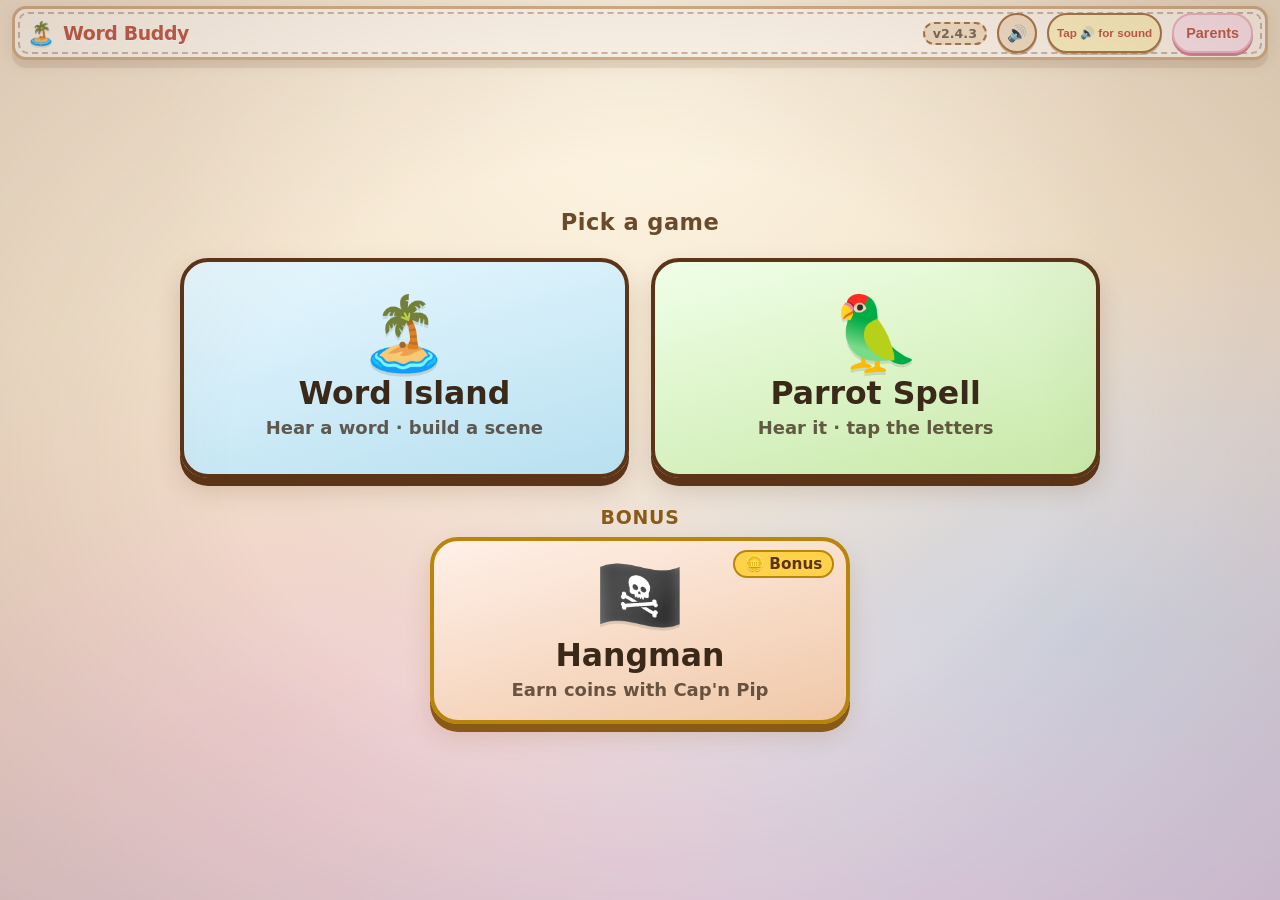
<file: index.html>
<!DOCTYPE html>
<html lang="en">
<head>
  <meta charset="UTF-8" />
  <meta name="viewport" content="width=device-width, initial-scale=1, viewport-fit=cover" />
  <meta name="theme-color" content="#E8886A" />
  <meta name="apple-mobile-web-app-capable" content="yes" />
  <meta name="apple-mobile-web-app-status-bar-style" content="default" />
  <meta name="apple-mobile-web-app-title" content="Word Buddy" />
  <meta name="application-name" content="Word Buddy" />
  <meta name="mobile-web-app-capable" content="yes" />
  <!-- Landscape is primary UX; orientation left free for Safari A2HS -->
  <meta name="description" content="Word Buddy: Word Island and Parrot Spell primary games, Hangman bonus coins. Savvas myView Grade 1 levels. Landscape-first for iPad. Offline PWA." />
  <link rel="manifest" href="manifest.webmanifest" />
  <link rel="icon" type="image/png" sizes="192x192" href="icons/icon-192.png" />
  <link rel="apple-touch-icon" href="icons/icon-192.png" />
  <link rel="stylesheet" href="css/style.css?v=2.4.3" />
  <title>Word Buddy — Word Island, Parrot Spell &amp; Hangman Bonus</title>
  <!-- v2.4.1: runs even when a cached app.js is a truncated 206 and fails to parse.
       Asks a waiting worker to take over, then reloads once so the new shell is used. -->
  <script>
  (function () {
    if (!("serviceWorker" in navigator)) return;
    var had = false;
    try { had = !!navigator.serviceWorker.controller; } catch (e) {}
    var refreshing = false;
    navigator.serviceWorker.addEventListener("controllerchange", function () {
      if (!had || refreshing) return;
      refreshing = true;
      window.location.reload();
    });
    function kick(reg) {
      if (reg && reg.waiting) {
        try { reg.waiting.postMessage({ type: "SKIP_WAITING" }); } catch (e2) {}
      }
    }
    window.addEventListener("load", function () {
      navigator.serviceWorker.register("./sw.js").then(function (reg) {
        kick(reg);
        reg.addEventListener("updatefound", function () {
          var nw = reg.installing;
          if (!nw) return;
          nw.addEventListener("statechange", function () {
            if (nw.state === "installed") kick(reg);
          });
        });
      }).catch(function () {});
    });
  })();
  </script>
</head>
<body>
  <div id="app">
    <header class="top-bar">
      <button type="button" class="brand" id="btn-home" aria-label="Word Buddy home">
        <span class="brand-mark" aria-hidden="true">🏝️</span>
        <h1>Word Buddy</h1>
      </button>
      <div class="top-meta">
        <span class="version" title="App version">v2.4.3</span>
        <button type="button" id="btn-mute" class="mute-btn" aria-pressed="false" aria-label="Mute sound" title="Mute / unmute">🔊</button>
        <button type="button" id="sound-unlock-hint" class="sound-unlock-hint" aria-hidden="false" title="Tap to enable sound">Tap 🔊 for sound</button>
        <button type="button" id="btn-parents" class="linkish" aria-label="Parents: open word list">Parents</button>
      </div>
    </header>


    <!-- HOME MENU -->
    <main id="screen-home" class="screen" aria-label="Choose a game">
      <div class="home-hero">
        <p class="home-tag">Pick a game</p>
        <div class="home-games home-primary">
          <button type="button" id="home-island" class="home-game-card home-island-card">
            <span class="home-game-icon" aria-hidden="true">🏝️</span>
            <span class="home-game-title">Word Island</span>
            <span class="home-game-sub">Hear a word · build a scene</span>
          </button>
          <button type="button" id="home-spell" class="home-game-card home-spell-card">
            <span class="home-game-icon" aria-hidden="true">🦜</span>
            <span class="home-game-title">Parrot Spell</span>
            <span class="home-game-sub">Hear it · tap the letters</span>
          </button>
        </div>
        <div class="home-bonus-wrap">
          <p class="home-bonus-label">Bonus</p>
          <button type="button" id="home-hangman" class="home-game-card hangman-card home-bonus-card">
            <span class="home-bonus-pill" aria-hidden="true">🪙 Bonus</span>
            <span class="home-game-icon" aria-hidden="true">🏴‍☠️</span>
            <span class="home-game-title">Hangman</span>
            <span class="home-game-sub">Earn coins with Cap'n Pip</span>
          </button>
        </div>
      </div>
    </main>

    <!-- LEVEL MAP -->
    <main id="screen-map" class="screen hidden" aria-label="Level map">
      <div class="map-toolbar">
        <button type="button" id="map-back-home" class="btn secondary">← Games</button>
        <h2 id="map-title" class="map-title">Pick a week</h2>
        <button type="button" id="map-custom" class="btn secondary small hidden">My words</button>
      </div>
      <div id="level-map" class="level-map" role="list"></div>
    </main>

    <!-- PLAY SCREEN (Hangman) -->
    <main id="screen-play" class="screen hidden" aria-live="polite">
      <div class="game-nav">
        <button type="button" id="hangman-back" class="btn secondary small">← Weeks</button>
        <span id="hangman-level-label" class="game-level-label"></span>
        <span id="hangman-bonus-badge" class="hangman-bonus-badge hidden" aria-live="polite">🪙 0</span>
      </div>
      <div id="confetti-layer" class="confetti-layer" aria-hidden="true"></div>
      <div id="ship-layer" class="ship-layer" aria-hidden="true">
        <div class="pirate-ship" aria-hidden="true">
          <svg class="pirate-ship-svg" viewBox="0 0 560 300" role="img" aria-label="Craft pirate galleon with Cap'n Pip">
            <defs>
              <linearGradient id="shipHullGrad" x1="0" y1="0" x2="0" y2="1">
                <stop offset="0%" stop-color="#E8C090"/>
                <stop offset="40%" stop-color="#C49050"/>
                <stop offset="100%" stop-color="#7A4820"/>
              </linearGradient>
              <linearGradient id="shipHullDark" x1="0" y1="0" x2="0" y2="1">
                <stop offset="0%" stop-color="#C49050"/>
                <stop offset="100%" stop-color="#5C3418"/>
              </linearGradient>
              <linearGradient id="sailFelt" x1="0" y1="0" x2="1" y2="1">
                <stop offset="0%" stop-color="#FFF8EE"/>
                <stop offset="100%" stop-color="#E8D4B8"/>
              </linearGradient>
              <linearGradient id="sailFeltWarm" x1="0" y1="0" x2="0" y2="1">
                <stop offset="0%" stop-color="#FFFCF5"/>
                <stop offset="100%" stop-color="#F0DCC0"/>
              </linearGradient>
              <linearGradient id="flagFelt" x1="0" y1="0" x2="1" y2="0">
                <stop offset="0%" stop-color="#E07060"/>
                <stop offset="100%" stop-color="#C45C4A"/>
              </linearGradient>
              <linearGradient id="deckFelt" x1="0" y1="0" x2="0" y2="1">
                <stop offset="0%" stop-color="#E0B878"/>
                <stop offset="100%" stop-color="#B88848"/>
              </linearGradient>
              <pattern id="shipCork" width="10" height="10" patternUnits="userSpaceOnUse">
                <circle cx="2" cy="3" r="1" fill="#A87848" opacity="0.35"/>
                <circle cx="7" cy="7" r="0.8" fill="#8B5A2B" opacity="0.25"/>
              </pattern>
              <radialGradient id="muzzleFlashGrad" cx="50%" cy="50%" r="50%">
                <stop offset="0%" stop-color="#FFF8C0" stop-opacity="1"/>
                <stop offset="45%" stop-color="#FFB040" stop-opacity="0.9"/>
                <stop offset="100%" stop-color="#E07040" stop-opacity="0"/>
              </radialGradient>
            </defs>

            <!-- soft water wake -->
            <ellipse class="ship-wake" cx="270" cy="268" rx="200" ry="16" fill="#A8E0F0" opacity="0.35"/>
            <path d="M50 262 Q160 248 270 262 T490 258" fill="none" stroke="#E8F8FF" stroke-width="3.5" stroke-dasharray="9 5" opacity="0.55"/>
            <path d="M80 272 Q200 266 300 274 T470 270" fill="none" stroke="#B8E8F5" stroke-width="2.5" stroke-dasharray="6 4" opacity="0.4"/>

            <!-- ===== HULL (classic multi-deck galleon, craft style) ===== -->
            <g class="ship-hull">
              <!-- lower hull belly -->
              <path d="M48 200
                       Q56 168 118 158
                       L420 152
                       Q500 156 528 188
                       Q520 210 500 228
                       Q420 252 270 258
                       Q120 252 56 228
                       Q44 216 48 200 Z"
                    fill="url(#shipHullGrad)" stroke="#5C3418" stroke-width="4"/>
              <path d="M48 200
                       Q56 168 118 158
                       L420 152
                       Q500 156 528 188
                       Q520 210 500 228
                       Q420 252 270 258
                       Q120 252 56 228
                       Q44 216 48 200 Z"
                    fill="url(#shipCork)" opacity="0.4"/>
              <!-- keel stripe -->
              <path d="M70 230 Q270 248 500 220" fill="none" stroke="#5C3418" stroke-width="3" opacity="0.45"/>

              <!-- mid deck / gun deck band -->
              <path d="M78 178 L455 170 Q478 172 490 186 L490 198 Q400 210 270 214 Q140 210 72 198 Z"
                    fill="url(#deckFelt)" stroke="#6B4226" stroke-width="2.5"/>
              <path d="M90 186 L470 178" fill="none" stroke="#8B5A2B" stroke-width="1.5" stroke-dasharray="5 3" opacity="0.5"/>

              <!-- forecastle (bow castle) -->
              <path d="M400 138 L500 142 L512 168 L400 168 Z"
                    fill="#D4A060" stroke="#6B4226" stroke-width="3"/>
              <path d="M400 138 L500 142 L512 168 L400 168 Z" fill="url(#shipCork)" opacity="0.3"/>
              <rect x="418" y="148" width="18" height="14" rx="3" fill="#8EC5E8" stroke="#5A90B0" stroke-width="2"/>
              <rect x="448" y="148" width="18" height="14" rx="3" fill="#8EC5E8" stroke="#5A90B0" stroke-width="2"/>
              <!-- bowsprit tip -->
              <path d="M512 155 L548 148 L512 162 Z" fill="#C49050" stroke="#6B4226" stroke-width="2"/>

              <!-- stern castle (aft) -->
              <path d="M55 130 L145 128 L152 178 L48 182 Q42 156 55 130 Z"
                    fill="#D4A060" stroke="#6B4226" stroke-width="3"/>
              <path d="M55 130 L145 128 L152 178 L48 182 Q42 156 55 130 Z" fill="url(#shipCork)" opacity="0.3"/>
              <!-- ornate stern windows (felt) -->
              <rect x="68" y="142" width="20" height="16" rx="3" fill="#8EC5E8" stroke="#5A90B0" stroke-width="2"/>
              <rect x="96" y="140" width="22" height="18" rx="3" fill="#8EC5E8" stroke="#5A90B0" stroke-width="2"/>
              <rect x="124" y="142" width="16" height="14" rx="3" fill="#8EC5E8" stroke="#5A90B0" stroke-width="2"/>
              <!-- gallery rail -->
              <path d="M58 132 L140 130" fill="none" stroke="#8B5A2B" stroke-width="2.5"/>
              <path d="M62 126 L62 132 M90 124 L90 131 M118 125 L118 131" stroke="#C49050" stroke-width="3" stroke-linecap="round"/>

              <!-- main cabin midships -->
              <rect x="210" y="132" width="100" height="42" rx="6" fill="#F4B07A" stroke="#C45C4A" stroke-width="3"/>
              <rect x="210" y="132" width="100" height="42" rx="6" fill="none" stroke="#E8886A" stroke-width="1.5" stroke-dasharray="3 2" opacity="0.55"/>
              <rect x="224" y="142" width="24" height="18" rx="3" fill="#8EC5E8" stroke="#5A90B0" stroke-width="2"/>
              <rect x="272" y="142" width="24" height="18" rx="3" fill="#8EC5E8" stroke="#5A90B0" stroke-width="2"/>

              <!-- gunwale rail stitch -->
              <path d="M70 168 Q180 158 300 160 T490 168" fill="none" stroke="#8B5A2B" stroke-width="2.5" stroke-dasharray="6 3" opacity="0.55"/>

              <!-- button portholes along hull -->
              <g class="ship-ports">
                <circle cx="175" cy="198" r="9" fill="#8EC5E8" stroke="#5A90B0" stroke-width="2.5"/>
                <circle cx="175" cy="198" r="3.5" fill="#FFF8EE" opacity="0.55"/>
                <circle cx="230" cy="200" r="9" fill="#8EC5E8" stroke="#5A90B0" stroke-width="2.5"/>
                <circle cx="230" cy="200" r="3.5" fill="#FFF8EE" opacity="0.55"/>
                <circle cx="285" cy="200" r="9" fill="#8EC5E8" stroke="#5A90B0" stroke-width="2.5"/>
                <circle cx="285" cy="200" r="3.5" fill="#FFF8EE" opacity="0.55"/>
                <circle cx="340" cy="198" r="9" fill="#8EC5E8" stroke="#5A90B0" stroke-width="2.5"/>
                <circle cx="340" cy="198" r="3.5" fill="#FFF8EE" opacity="0.55"/>
                <circle cx="395" cy="195" r="9" fill="#8EC5E8" stroke="#5A90B0" stroke-width="2.5"/>
                <circle cx="395" cy="195" r="3.5" fill="#FFF8EE" opacity="0.55"/>
              </g>

              <!-- ===== CANNONS (port broadside, craft barrels) ===== -->
              <g class="ship-cannons" aria-hidden="true">
                <!-- cannon 1 (aft) -->
                <g class="ship-cannon" transform="translate(165,188)">
                  <rect x="-6" y="-7" width="28" height="12" rx="3" fill="#4A4A58" stroke="#2A2A38" stroke-width="2"/>
                  <circle cx="-8" cy="-1" r="7" fill="#3A3A48" stroke="#1A1A28" stroke-width="1.5"/>
                  <rect x="18" y="-4" width="10" height="6" rx="1.5" fill="#2A2A38"/>
                  <circle class="cannon-flash cannon-flash-1" cx="-22" cy="-1" r="14" fill="url(#muzzleFlashGrad)"/>
                  <g class="cannon-smoke cannon-smoke-1">
                    <circle cx="-28" cy="-10" r="7" fill="#D8D0C8" opacity="0.55"/>
                    <circle cx="-38" cy="-18" r="5" fill="#E8E0D8" opacity="0.4"/>
                    <circle cx="-46" cy="-8" r="4" fill="#C8C0B8" opacity="0.35"/>
                  </g>
                  <circle class="cannon-ball cannon-ball-1" cx="-18" cy="-1" r="4.5" fill="#5A4A3A" stroke="#3A2A20" stroke-width="1"/>
                </g>
                <!-- cannon 2 (mid) -->
                <g class="ship-cannon" transform="translate(275,190)">
                  <rect x="-6" y="-7" width="28" height="12" rx="3" fill="#4A4A58" stroke="#2A2A38" stroke-width="2"/>
                  <circle cx="-8" cy="-1" r="7" fill="#3A3A48" stroke="#1A1A28" stroke-width="1.5"/>
                  <rect x="18" y="-4" width="10" height="6" rx="1.5" fill="#2A2A38"/>
                  <circle class="cannon-flash cannon-flash-2" cx="-22" cy="-1" r="14" fill="url(#muzzleFlashGrad)"/>
                  <g class="cannon-smoke cannon-smoke-2">
                    <circle cx="-28" cy="-10" r="7" fill="#D8D0C8" opacity="0.55"/>
                    <circle cx="-38" cy="-18" r="5" fill="#E8E0D8" opacity="0.4"/>
                    <circle cx="-46" cy="-8" r="4" fill="#C8C0B8" opacity="0.35"/>
                  </g>
                  <circle class="cannon-ball cannon-ball-2" cx="-18" cy="-1" r="4.5" fill="#5A4A3A" stroke="#3A2A20" stroke-width="1"/>
                </g>
                <!-- cannon 3 (fore) -->
                <g class="ship-cannon" transform="translate(385,186)">
                  <rect x="-6" y="-7" width="28" height="12" rx="3" fill="#4A4A58" stroke="#2A2A38" stroke-width="2"/>
                  <circle cx="-8" cy="-1" r="7" fill="#3A3A48" stroke="#1A1A28" stroke-width="1.5"/>
                  <rect x="18" y="-4" width="10" height="6" rx="1.5" fill="#2A2A38"/>
                  <circle class="cannon-flash cannon-flash-3" cx="-22" cy="-1" r="14" fill="url(#muzzleFlashGrad)"/>
                  <g class="cannon-smoke cannon-smoke-3">
                    <circle cx="-28" cy="-10" r="7" fill="#D8D0C8" opacity="0.55"/>
                    <circle cx="-38" cy="-18" r="5" fill="#E8E0D8" opacity="0.4"/>
                    <circle cx="-46" cy="-8" r="4" fill="#C8C0B8" opacity="0.35"/>
                  </g>
                  <circle class="cannon-ball cannon-ball-3" cx="-18" cy="-1" r="4.5" fill="#5A4A3A" stroke="#3A2A20" stroke-width="1"/>
                </g>
              </g>
            </g>

            <!-- ===== MASTS + SAILS + RIGGING (3-mast tall ship) ===== -->
            <g class="ship-rig">
              <!-- mizzen (aft) -->
              <rect x="118" y="18" width="7" height="120" rx="2.5" fill="#C49050" stroke="#6B4226" stroke-width="2"/>
              <!-- main -->
              <rect x="248" y="2" width="8" height="140" rx="3" fill="#C49050" stroke="#6B4226" stroke-width="2"/>
              <!-- fore -->
              <rect x="378" y="14" width="7" height="128" rx="2.5" fill="#C49050" stroke="#6B4226" stroke-width="2"/>

              <!-- yards (crossbeams) -->
              <rect x="78" y="36" width="88" height="5" rx="2" fill="#B88848" stroke="#6B4226" stroke-width="1.5"/>
              <rect x="88" y="78" width="72" height="4" rx="2" fill="#B88848" stroke="#6B4226" stroke-width="1.2"/>
              <rect x="198" y="18" width="110" height="6" rx="2" fill="#B88848" stroke="#6B4226" stroke-width="1.5"/>
              <rect x="208" y="58" width="96" height="5" rx="2" fill="#B88848" stroke="#6B4226" stroke-width="1.2"/>
              <rect x="218" y="98" width="80" height="4" rx="2" fill="#B88848" stroke="#6B4226" stroke-width="1.2"/>
              <rect x="338" y="30" width="90" height="5" rx="2" fill="#B88848" stroke="#6B4226" stroke-width="1.5"/>
              <rect x="348" y="72" width="76" height="4" rx="2" fill="#B88848" stroke="#6B4226" stroke-width="1.2"/>

              <!-- mizzen sails -->
              <path d="M125 42 L125 100 L185 88 L185 48 Z" fill="url(#sailFelt)" stroke="#C49A5C" stroke-width="2.5"/>
              <path d="M130 52 L178 58 M130 70 L176 74 M130 88 L174 90" fill="none" stroke="#D4B08A" stroke-width="1.4" stroke-dasharray="4 3" opacity="0.7"/>
              <path d="M125 84 L125 118 L168 108 L168 90 Z" fill="url(#sailFeltWarm)" stroke="#C49A5C" stroke-width="2"/>

              <!-- main sails (biggest) -->
              <path d="M256 24 L256 110 L338 92 L338 36 Z" fill="url(#sailFelt)" stroke="#C49A5C" stroke-width="3"/>
              <path d="M262 36 L328 44 M262 58 L326 64 M262 80 L324 84 M262 98 L320 100" fill="none" stroke="#D4B08A" stroke-width="1.5" stroke-dasharray="4 3" opacity="0.7"/>
              <path d="M256 64 L256 120 L320 108 L320 72 Z" fill="url(#sailFeltWarm)" stroke="#C49A5C" stroke-width="2.5"/>
              <path d="M256 105 L256 138 L300 128 L300 112 Z" fill="url(#sailFelt)" stroke="#C49A5C" stroke-width="2"/>

              <!-- fore sails -->
              <path d="M385 36 L385 105 L448 90 L448 44 Z" fill="url(#sailFelt)" stroke="#C49A5C" stroke-width="2.5"/>
              <path d="M390 48 L440 54 M390 68 L438 72 M390 88 L434 90" fill="none" stroke="#D4B08A" stroke-width="1.4" stroke-dasharray="4 3" opacity="0.7"/>
              <path d="M385 78 L385 120 L430 110 L430 86 Z" fill="url(#sailFeltWarm)" stroke="#C49A5C" stroke-width="2"/>

              <!-- staysail / jib toward bowsprit -->
              <path d="M385 48 L520 145 L385 130 Z" fill="url(#sailFelt)" stroke="#C49A5C" stroke-width="2" opacity="0.92"/>
              <path d="M395 70 L480 130 M400 95 L455 128" fill="none" stroke="#D4B08A" stroke-width="1.2" stroke-dasharray="3 2" opacity="0.55"/>

              <!-- yarn / twine rigging -->
              <g class="ship-rigging" fill="none" stroke="#C4A070" stroke-width="1.8" opacity="0.8">
                <path d="M121 20 L90 40 M121 20 L160 40"/>
                <path d="M121 40 L88 80 M121 40 L162 78"/>
                <path d="M252 6 L200 22 M252 6 L308 22"/>
                <path d="M252 22 L205 60 M252 22 L305 58"/>
                <path d="M252 60 L215 100 M252 60 L295 98"/>
                <path d="M381 16 L345 34 M381 16 L420 34"/>
                <path d="M381 34 L350 74 M381 34 L422 72"/>
                <!-- shrouds to hull -->
                <path d="M122 130 L95 168 M122 130 L148 168"/>
                <path d="M252 140 L220 170 M252 140 L285 170"/>
                <path d="M381 135 L355 165 M381 135 L410 165"/>
                <!-- stay lines between masts -->
                <path d="M125 30 L252 12 M252 20 L385 24" stroke-dasharray="5 3"/>
              </g>

              <!-- kid-safe craft flag (smiley skull — original, not IP) -->
              <g class="ship-flag" transform="translate(252,0)">
                <path d="M4 8 L4 -2 L68 10 L4 22 Z" fill="url(#flagFelt)" stroke="#8B3A30" stroke-width="2"/>
                <circle cx="28" cy="10" r="6" fill="#FFF8EE"/>
                <circle cx="42" cy="10" r="6" fill="#FFF8EE"/>
                <circle cx="28" cy="10" r="2.2" fill="#3A3A48"/>
                <circle cx="42" cy="10" r="2.2" fill="#3A3A48"/>
                <path d="M30 16 Q35 20 40 16" fill="none" stroke="#FFF8EE" stroke-width="2" stroke-linecap="round"/>
                <path d="M22 14 L48 18 M48 14 L22 18" stroke="#FFF8EE" stroke-width="2" stroke-linecap="round"/>
              </g>
            </g>

            <!-- craft crow on main mast -->
            <g transform="translate(240,0)">
              <ellipse cx="8" cy="6" rx="7" ry="5" fill="#5A7088" stroke="#3A4858" stroke-width="1.5"/>
              <path d="M2 4 Q-4 -2 2 2" fill="#5A7088"/>
              <circle cx="11" cy="5" r="1.2" fill="#FFE08A"/>
            </g>

            <!-- ===== CAP'N PIP on deck (celebrating) ===== -->
            <g class="ship-pip" transform="translate(330,100) scale(0.95)" aria-hidden="true">
              <g class="ship-pip-bounce">
              <!-- legs + boots -->
              <path d="M-10 52 L-12 72" fill="none" stroke="#5A8AD0" stroke-width="8" stroke-linecap="round"/>
              <path d="M10 52 L12 72" fill="none" stroke="#5A8AD0" stroke-width="8" stroke-linecap="round"/>
              <path d="M-22 70 L-2 70 L-1 80 L-23 80 Z" fill="#3A3A48" stroke="#1A1A28" stroke-width="1.2"/>
              <path d="M2 70 L22 70 L23 80 L1 80 Z" fill="#3A3A48" stroke="#1A1A28" stroke-width="1.2"/>
              <!-- body: striped shirt + red coat -->
              <path d="M-16 18 L16 18 L20 54 L-20 54 Z" fill="#F8F4FF" stroke="#5A8AD0" stroke-width="2"/>
              <line x1="-15" y1="26" x2="15" y2="26" stroke="#5A8AD0" stroke-width="3.5"/>
              <line x1="-16" y1="34" x2="16" y2="34" stroke="#5A8AD0" stroke-width="3.5"/>
              <line x1="-17" y1="42" x2="17" y2="42" stroke="#5A8AD0" stroke-width="3.5"/>
              <line x1="-18" y1="50" x2="18" y2="50" stroke="#5A8AD0" stroke-width="3.5"/>
              <path d="M-20 16 L0 20 L20 16 L24 46 L14 54 L-14 54 L-24 46 Z" fill="#D05048" fill-opacity="0.95" stroke="#8B2E28" stroke-width="2"/>
              <circle cx="-4" cy="30" r="3" fill="#F0D060" stroke="#C4A020" stroke-width="1"/>
              <circle cx="4" cy="30" r="3" fill="#F0D060" stroke="#C4A020" stroke-width="1"/>
              <circle cx="-4" cy="40" r="3" fill="#F0D060" stroke="#C4A020" stroke-width="1"/>
              <circle cx="4" cy="40" r="3" fill="#F0D060" stroke="#C4A020" stroke-width="1"/>
              <!-- arms raised celebrate -->
              <g class="ship-pip-arms">
                <path d="M-18 22 Q-34 6 -40 -8" fill="none" stroke="#F0C898" stroke-width="7" stroke-linecap="round"/>
                <circle cx="-41" cy="-10" r="5.5" fill="#F0C898" stroke="#C48858" stroke-width="1.5"/>
                <path d="M18 22 Q34 4 42 -10" fill="none" stroke="#F0C898" stroke-width="7" stroke-linecap="round"/>
                <circle cx="43" cy="-12" r="5.5" fill="#F0C898" stroke="#C48858" stroke-width="1.5"/>
              </g>
              <!-- head -->
              <circle cx="0" cy="-6" r="20" fill="#F0C898" stroke="#C48858" stroke-width="2.5"/>
              <ellipse cx="0" cy="-2" rx="14" ry="12" fill="#F8D8B0" opacity="0.4"/>
              <!-- bandana + hat -->
              <path d="M-18 -14 Q0 -30 18 -14 L18 -4 Q0 -18 -18 -4 Z" fill="#E07060" stroke="#B04840" stroke-width="1.5"/>
              <ellipse cx="0" cy="-22" rx="23" ry="7" fill="#3A3A48" stroke="#1A1A28" stroke-width="1.5"/>
              <path d="M-16 -22 Q-14 -40 0 -42 Q14 -40 16 -22 Z" fill="#3A3A48" stroke="#1A1A28" stroke-width="1.5"/>
              <circle cx="0" cy="-32" r="5.5" fill="#FFF8E8" stroke="#C4B898" stroke-width="1"/>
              <circle cx="-2" cy="-33" r="1.2" fill="#3A3A48"/>
              <circle cx="2" cy="-33" r="1.2" fill="#3A3A48"/>
              <path d="M-6 -27 L6 -24 M6 -27 L-6 -24" stroke="#FFF8E8" stroke-width="1.6" stroke-linecap="round"/>
              <!-- yarn knot -->
              <circle cx="18" cy="-8" r="4.5" fill="#C45048" stroke="#903830" stroke-width="1"/>
              <path d="M20 -9 L28 -16 M20 -6 L30 -2" stroke="#C45048" stroke-width="3" stroke-linecap="round"/>
              <!-- eye + patch + smile -->
              <circle cx="-7" cy="-4" r="4" fill="#FFF8E8" stroke="#5A4A3A" stroke-width="1.5"/>
              <circle cx="-7" cy="-4" r="2" fill="#3A4A5A"/>
              <circle cx="-6" cy="-5" r="0.8" fill="#fff" opacity="0.8"/>
              <ellipse cx="8" cy="-4" rx="5.5" ry="4.5" fill="#2A2A38" stroke="#1A1A28" stroke-width="1"/>
              <path d="M-16 -10 Q0 -16 16 -10" fill="none" stroke="#2A2A38" stroke-width="2.2" stroke-linecap="round"/>
              <path d="M-8 6 Q0 16 10 6" fill="none" stroke="#8B5A3A" stroke-width="2" stroke-linecap="round" stroke-dasharray="2.5 1.5"/>
              <circle cx="-14" cy="2" r="3" fill="#F4A090" opacity="0.5"/>
              <circle cx="14" cy="2" r="3" fill="#F4A090" opacity="0.5"/>
              <!-- tiny sparkle celebrate -->
              <g class="ship-pip-sparkles">
                <path d="M-48 -18 l2 5 5 2 -5 2 -2 5 -2 -5 -5 -2 5 -2 z" fill="#FFE08A" opacity="0.9"/>
                <path d="M48 -22 l1.5 4 4 1.5 -4 1.5 -1.5 4 -1.5 -4 -4 -1.5 4 -1.5 z" fill="#FFD93D" opacity="0.85"/>
              </g>
              </g>
            </g>

          </svg>
        </div>
      </div>

      <div class="play-layout">
      <section class="stage beach-stage" aria-label="Craft beach pirate buddy stage">
        <div class="beach-frame">
          <svg id="hangman" viewBox="0 0 360 280" role="img" aria-labelledby="hangman-title">
            <title id="hangman-title">Craft-world pirate buddy hanging from a cartoon noose under a big cardboard gallows</title>
            <defs>
              <!-- Felt sky -->
              <linearGradient id="skyGrad" x1="0" y1="0" x2="0" y2="1">
                <stop offset="0%" stop-color="#C8E4F5"/>
                <stop offset="55%" stop-color="#D8ECF8"/>
                <stop offset="100%" stop-color="#E8F4FA"/>
              </linearGradient>
              <!-- Fabric water -->
              <linearGradient id="waterGrad" x1="0" y1="0" x2="0" y2="1">
                <stop offset="0%" stop-color="#6EC4D8"/>
                <stop offset="100%" stop-color="#4AA8C0"/>
              </linearGradient>
              <!-- Cork / felt sand -->
              <linearGradient id="sandGrad" x1="0" y1="0" x2="0" y2="1">
                <stop offset="0%" stop-color="#F0D8A8"/>
                <stop offset="100%" stop-color="#D8B878"/>
              </linearGradient>
              <!-- Cardboard wood -->
              <linearGradient id="woodGrad" x1="0" y1="0" x2="1" y2="1">
                <stop offset="0%" stop-color="#E0B878"/>
                <stop offset="50%" stop-color="#C49050"/>
                <stop offset="100%" stop-color="#A87038"/>
              </linearGradient>
              <linearGradient id="plankGrad" x1="0" y1="0" x2="0" y2="1">
                <stop offset="0%" stop-color="#E8C090"/>
                <stop offset="100%" stop-color="#C08848"/>
              </linearGradient>
              <pattern id="feltDots" width="12" height="12" patternUnits="userSpaceOnUse">
                <circle cx="3" cy="3" r="1.2" fill="#fff" opacity="0.25"/>
                <circle cx="9" cy="8" r="0.9" fill="#A8C8E0" opacity="0.2"/>
              </pattern>
              <pattern id="fabricWeave" width="8" height="8" patternUnits="userSpaceOnUse">
                <path d="M0 4 H8 M4 0 V8" stroke="#3A90A8" stroke-width="0.6" opacity="0.25"/>
              </pattern>
              <pattern id="corkSpeck" width="10" height="10" patternUnits="userSpaceOnUse">
                <circle cx="2" cy="3" r="1" fill="#B88850" opacity="0.35"/>
                <circle cx="7" cy="7" r="0.8" fill="#A07040" opacity="0.25"/>
              </pattern>
              <clipPath id="stageClip">
                <rect x="0" y="0" width="360" height="280" rx="16"/>
              </clipPath>
            </defs>

            <g clip-path="url(#stageClip)">
              <!-- ===== CRAFT BEACH DIORAMA ===== -->
              <g id="beach-bg" aria-hidden="true">
                <rect x="0" y="0" width="360" height="280" fill="url(#skyGrad)"/>
                <rect x="0" y="0" width="360" height="150" fill="url(#feltDots)"/>
                <!-- felt sun (button-ish) -->
                <circle cx="300" cy="38" r="26" fill="#FFE08A" stroke="#E8C060" stroke-width="3"/>
                <circle cx="300" cy="38" r="18" fill="none" stroke="#F0D070" stroke-width="1.5" stroke-dasharray="3 3" opacity="0.7"/>
                <circle cx="292" cy="32" r="3" fill="#FFF8D0" opacity="0.7"/>
                <!-- v1.8: water/horizon palms removed; sand palm kept below -->
                <!-- fabric ocean -->
                <path d="M0 138 Q90 122 180 138 T360 136 L360 188 L0 188 Z" fill="url(#waterGrad)"/>
                <path d="M0 138 Q90 122 180 138 T360 136 L360 188 L0 188 Z" fill="url(#fabricWeave)"/>
                <!-- yarn wave stitches -->
                <path d="M0 148 Q70 140 140 152 T280 146 T360 154" fill="none" stroke="#E8F8FF" stroke-width="2.5" stroke-dasharray="6 4" opacity="0.7"/>
                <path d="M0 160 Q90 154 180 164 T360 158" fill="none" stroke="#A8E0F0" stroke-width="2" stroke-dasharray="4 5" opacity="0.5"/>
                <!-- felt shark fin cutout — swims along ocean (v1.20) -->
                <g id="shark-fin" transform="translate(40,148)">
                  <g class="shark-fin-body">
                    <path d="M0 20 L15 -2 L24 20 Z" fill="#5A7088" stroke="#3A4858" stroke-width="2"/>
                    <path d="M0 20 L15 -2 L24 20 Z" fill="none" stroke="#8AA0B0" stroke-width="1.2" stroke-dasharray="2 2" opacity="0.6"/>
                    <circle cx="12" cy="14" r="1.8" fill="#3A4858"/>
                  </g>
                </g>
                <!-- cork sand -->
                <path d="M0 178 Q100 168 180 182 T360 176 L360 280 L0 280 Z" fill="url(#sandGrad)"/>
                <path d="M0 178 Q100 168 180 182 T360 176 L360 280 L0 280 Z" fill="url(#corkSpeck)"/>
                <ellipse cx="48" cy="230" rx="20" ry="5" fill="#C4A060" opacity="0.3"/>
                <ellipse cx="210" cy="248" rx="28" ry="6" fill="#C4A060" opacity="0.25"/>
                <ellipse cx="320" cy="220" rx="16" ry="4" fill="#C4A060" opacity="0.3"/>
                <!-- near cardboard palm + felt fronds -->
                <g transform="translate(8,118)">
                  <path d="M26 100 Q20 55 32 6" fill="none" stroke="#C49A5C" stroke-width="9" stroke-linecap="round"/>
                  <path d="M26 100 Q20 55 32 6" fill="none" stroke="#A87840" stroke-width="2" stroke-dasharray="4 3" opacity="0.5"/>
                  <path d="M32 10 Q6 -6 -14 22" fill="#7AB860" stroke="#4A8838" stroke-width="2"/>
                  <path d="M32 12 Q60 -4 74 26" fill="#7AB860" stroke="#4A8838" stroke-width="2"/>
                  <path d="M30 18 Q8 32 -2 54" fill="#6AA850" stroke="#3A7828" stroke-width="1.5"/>
                  <path d="M34 18 Q58 34 66 54" fill="#6AA850" stroke="#3A7828" stroke-width="1.5"/>
                  <!-- stitch on leaves -->
                  <path d="M32 10 Q18 4 4 16" fill="none" stroke="#5A9840" stroke-width="1" stroke-dasharray="2 2" opacity="0.6"/>
                  <ellipse cx="18" cy="108" rx="12" ry="5" fill="#5C4030" opacity="0.2"/>
                  <!-- cork coconuts -->
                  <circle cx="28" cy="22" r="5" fill="#C49050" stroke="#8B5A2B" stroke-width="1.5"/>
                  <circle cx="36" cy="20" r="4" fill="#D4A060" stroke="#8B5A2B" stroke-width="1.5"/>
                </g>
                <!-- button shells -->
                <circle cx="72" cy="242" r="7" fill="#F4B8C8" stroke="#D4889A" stroke-width="2"/>
                <circle cx="72" cy="242" r="2.5" fill="#fff" opacity="0.5"/>
                <circle cx="290" cy="252" r="6" fill="#FFF0D0" stroke="#E0C890" stroke-width="2"/>
                <circle cx="290" cy="252" r="2" fill="#E0C890" opacity="0.6"/>

                <!-- ===== CRAFT PROPS (v1.6–v1.8) — felt/cardboard beach toys ===== -->
                <!-- felt/cardboard seagulls in the sky -->
                <g id="seagulls" aria-hidden="true">
                  <g class="seagull sg1" transform="translate(48,42)">
                    <path d="M0 8 Q8 0 16 8 Q24 0 32 8" fill="none" stroke="#F8F4EE" stroke-width="3.5" stroke-linecap="round"/>
                    <path d="M0 8 Q8 0 16 8 Q24 0 32 8" fill="none" stroke="#C4B8A0" stroke-width="1.2" stroke-dasharray="2 2" opacity="0.55"/>
                    <circle cx="16" cy="9" r="2.2" fill="#FFF8F0" stroke="#C4B8A0" stroke-width="1"/>
                  </g>
                  <g class="seagull sg2" transform="translate(130,28)">
                    <path d="M0 6 Q6 -1 12 6 Q18 -1 24 6" fill="none" stroke="#FFF8EE" stroke-width="2.8" stroke-linecap="round"/>
                    <path d="M0 6 Q6 -1 12 6 Q18 -1 24 6" fill="none" stroke="#B8A888" stroke-width="1" stroke-dasharray="2 2" opacity="0.5"/>
                  </g>
                  <g class="seagull sg3" transform="translate(220,48)">
                    <path d="M0 7 Q7 0 14 7 Q21 0 28 7" fill="none" stroke="#F8F0E4" stroke-width="3" stroke-linecap="round"/>
                    <path d="M0 7 Q7 0 14 7 Q21 0 28 7" fill="none" stroke="#C4B8A0" stroke-width="1.1" stroke-dasharray="2 2" opacity="0.5"/>
                    <circle cx="14" cy="8" r="1.8" fill="#FFF8F0" stroke="#C4B8A0" stroke-width="0.9"/>
                  </g>
                </g>

                <!-- cardboard treasure chest OPEN on the sand (lid up, treasure visible) -->
                <g id="treasure-chest" transform="translate(28,218)" aria-hidden="true">
                  <!-- shadow -->
                  <ellipse cx="28" cy="44" rx="28" ry="5" fill="#5C4030" opacity="0.22"/>
                  <!-- open lid hinged back (behind body) -->
                  <g id="chest-lid-open" transform="translate(4,18) rotate(-72 0 0)">
                    <path d="M0 2 Q24 -16 48 2 L48 8 L0 8 Z" fill="#D4A060" stroke="#6B4226" stroke-width="2.5"/>
                    <path d="M6 -2 Q24 -12 42 -2" fill="none" stroke="#8B5A2B" stroke-width="1.2" stroke-dasharray="3 2" opacity="0.55"/>
                    <rect x="0" y="5" width="48" height="3" fill="#E8C060" stroke="#A88830" stroke-width="0.8"/>
                    <!-- inner lid felt -->
                    <path d="M3 7 Q24 -8 45 7 L45 8 L3 8 Z" fill="#8B5A2B" opacity="0.35"/>
                  </g>
                  <!-- chest body -->
                  <rect x="4" y="20" width="48" height="24" rx="4" fill="#C49050" stroke="#6B4226" stroke-width="2.5"/>
                  <rect x="4" y="20" width="48" height="24" rx="4" fill="url(#corkSpeck)" opacity="0.35"/>
                  <!-- dark open mouth / inner cavity -->
                  <rect x="8" y="22" width="40" height="12" rx="2" fill="#5C4030" opacity="0.55"/>
                  <!-- TREASURE pile (coins + gems) -->
                  <g id="chest-treasure">
                    <!-- gold coin stack -->
                    <ellipse cx="18" cy="30" rx="6" ry="3.2" fill="#F0D060" stroke="#A88830" stroke-width="1.2"/>
                    <ellipse cx="18" cy="28" rx="6" ry="3.2" fill="#FFE08A" stroke="#A88830" stroke-width="1.2"/>
                    <ellipse cx="18" cy="26" rx="5.5" ry="2.8" fill="#F8E070" stroke="#A88830" stroke-width="1"/>
                    <circle cx="18" cy="26" r="1.6" fill="#A88830" opacity="0.45"/>
                    <ellipse cx="28" cy="32" rx="5.5" ry="2.8" fill="#F0D060" stroke="#A88830" stroke-width="1.1"/>
                    <ellipse cx="28" cy="30" rx="5.5" ry="2.8" fill="#FFE08A" stroke="#A88830" stroke-width="1.1"/>
                    <ellipse cx="38" cy="31" rx="5" ry="2.6" fill="#F8E070" stroke="#A88830" stroke-width="1"/>
                    <ellipse cx="38" cy="29" rx="5" ry="2.6" fill="#FFE08A" stroke="#A88830" stroke-width="1"/>
                    <!-- felt gems -->
                    <path d="M22 24 L26 20 L30 24 L26 28 Z" fill="#6AC8E8" stroke="#3A88A8" stroke-width="1"/>
                    <path d="M12 33 L15 29 L18 33 L15 36 Z" fill="#E07060" stroke="#A04038" stroke-width="1"/>
                    <path d="M33 24 L36 21 L39 24 L36 27 Z" fill="#7AD070" stroke="#3A8840" stroke-width="1"/>
                    <circle cx="42" cy="34" r="2.4" fill="#C070E0" stroke="#8040A0" stroke-width="1"/>
                    <!-- tiny sparkle stitches -->
                    <circle cx="24" cy="22" r="1.2" fill="#FFF8D0"/>
                    <circle cx="34" cy="27" r="1" fill="#FFF8D0"/>
                  </g>
                  <!-- front lip / metal band -->
                  <rect x="4" y="32" width="48" height="4" fill="#E8C060" stroke="#A88830" stroke-width="1"/>
                  <rect x="4" y="40" width="48" height="3" fill="#E8C060" stroke="#A88830" stroke-width="1"/>
                  <!-- lock hanging open on front -->
                  <rect x="22" y="30" width="12" height="9" rx="2" fill="#F0D060" stroke="#A88830" stroke-width="1.5"/>
                  <circle cx="28" cy="34.5" r="2" fill="#8B5A2B"/>
                  <path d="M28 30 V26" fill="none" stroke="#A88830" stroke-width="1.5" stroke-linecap="round"/>
                </g>

              </g>

              <!-- ===== CARDBOARD / CORK GALLOWS + PLANK (v1.5 bigger) ===== -->
              <g id="gallows" aria-hidden="true">
                <!-- support posts (chunkier) -->
                <rect x="94" y="206" width="14" height="44" rx="4" fill="#A87848" stroke="#6B4226" stroke-width="2.5"/>
                <rect x="252" y="206" width="14" height="44" rx="4" fill="#A87848" stroke="#6B4226" stroke-width="2.5"/>
                <!-- cork plank stage (wider / taller) -->
                <rect x="86" y="190" width="188" height="20" rx="5" fill="url(#plankGrad)" stroke="#6B4226" stroke-width="3"/>
                <rect x="86" y="190" width="188" height="20" rx="5" fill="url(#corkSpeck)" opacity="0.5"/>
                <line x1="120" y1="193" x2="120" y2="207" stroke="#8B5A2B" stroke-width="1.4" stroke-dasharray="2 2" opacity="0.55"/>
                <line x1="240" y1="193" x2="240" y2="207" stroke="#8B5A2B" stroke-width="1.4" stroke-dasharray="2 2" opacity="0.55"/>
                <!-- stitch edge on plank -->
                <rect x="90" y="194" width="180" height="12" rx="3" fill="none" stroke="#8B5A2B" stroke-width="1.2" stroke-dasharray="3 2" opacity="0.4"/>
                <!-- trap hole + flaps centered under character (x=198) -->
                <rect id="trap-hole" x="166" y="193" width="64" height="14" rx="1" fill="#3D2A1A"/>
                <g id="trap-door">
                  <g id="trap-left" class="trap-flap">
                    <rect x="166" y="193" width="32" height="14" rx="2" fill="#D4A060" stroke="#6B4226" stroke-width="1.5"/>
                    <line x1="174" y1="195" x2="174" y2="205" stroke="#8B5A2B" stroke-width="1" stroke-dasharray="2 1" opacity="0.6"/>
                    <circle cx="192" cy="200" r="2.4" fill="#5C4030" stroke="#3A2818" stroke-width="0.8"/>
                  </g>
                  <g id="trap-right" class="trap-flap">
                    <rect x="198" y="193" width="32" height="14" rx="2" fill="#C49050" stroke="#6B4226" stroke-width="1.5"/>
                    <line x1="222" y1="195" x2="222" y2="205" stroke="#8B5A2B" stroke-width="1" stroke-dasharray="2 1" opacity="0.6"/>
                    <circle cx="204" cy="200" r="2.4" fill="#5C4030" stroke="#3A2818" stroke-width="0.8"/>
                  </g>
                </g>
                <!-- cardboard upright (taller + thicker) -->
                <rect x="104" y="20" width="22" height="172" rx="5" fill="url(#woodGrad)" stroke="#6B4226" stroke-width="3"/>
                <line x1="115" y1="30" x2="115" y2="180" stroke="#8B5A2B" stroke-width="1.8" stroke-dasharray="6 3" opacity="0.45"/>
                <!-- crossbeam cardboard (longer + thicker) -->
                <rect x="104" y="20" width="132" height="18" rx="5" fill="url(#woodGrad)" stroke="#6B4226" stroke-width="3"/>
                <line x1="112" y1="29" x2="226" y2="29" stroke="#8B5A2B" stroke-width="1.4" stroke-dasharray="5 3" opacity="0.4"/>
                <path d="M128 48 L178 34" fill="none" stroke="#A87848" stroke-width="9" stroke-linecap="round"/>
                <path d="M128 48 L178 34" fill="none" stroke="#6B4226" stroke-width="2.5" stroke-linecap="round" stroke-dasharray="3 2" opacity="0.5"/>
                <!-- yarn rope + cartoon noose (stays on gallows; character hangs from this) -->
                <g id="rope-noose" aria-hidden="true">
                  <path id="hang-rope" d="M198 38 L198 78" fill="none" stroke="#C4A070" stroke-width="5" stroke-linecap="round"/>
                  <path d="M198 38 L198 78" fill="none" stroke="#A88850" stroke-width="1.8" stroke-dasharray="2 2" opacity="0.6"/>
                  <!-- knot above loop -->
                  <ellipse cx="198" cy="76" rx="5" ry="4" fill="#C4A070" stroke="#8B6A40" stroke-width="1.5"/>
                  <ellipse cx="198" cy="76" rx="2" ry="1.5" fill="#A88850" opacity="0.5"/>
                  <!-- kid-safe classic hangman noose silhouette (around neck) -->
                  <ellipse id="noose-loop" cx="198" cy="90" rx="15" ry="11" fill="none" stroke="#C4A070" stroke-width="4"/>
                  <ellipse cx="198" cy="90" rx="15" ry="11" fill="none" stroke="#A88850" stroke-width="1.5" stroke-dasharray="2 2" opacity="0.55"/>
                  <!-- small coil hint -->
                  <path d="M183 88 Q178 90 183 92" fill="none" stroke="#C4A070" stroke-width="2.5" stroke-linecap="round"/>
                </g>
                <ellipse cx="115" cy="206" rx="20" ry="6" fill="#5C4030" opacity="0.3"/>
              </g>

              <!-- ===== DUST PUFF (trap burst on lose) ===== -->
              <g id="dust-puff" class="dust-puff" opacity="0" pointer-events="none" aria-hidden="true">
                <ellipse class="dust-cloud d1" cx="198" cy="200" rx="12" ry="8" fill="#E8D4B0" stroke="#C4A070" stroke-width="1.5"/>
                <ellipse class="dust-cloud d2" cx="178" cy="198" rx="10" ry="7" fill="#D8C098" stroke="#B89060" stroke-width="1.2"/>
                <ellipse class="dust-cloud d3" cx="218" cy="198" rx="10" ry="7" fill="#E0C8A0" stroke="#B89060" stroke-width="1.2"/>
                <ellipse class="dust-cloud d4" cx="188" cy="188" rx="8" ry="6" fill="#F0E0C0" stroke="#C4A070" stroke-width="1"/>
                <ellipse class="dust-cloud d5" cx="208" cy="188" rx="8" ry="6" fill="#E8D4B0" stroke="#C4A070" stroke-width="1"/>
                <circle class="dust-speck s1" cx="170" cy="192" r="3" fill="#C4A070"/>
                <circle class="dust-speck s2" cx="226" cy="194" r="2.5" fill="#D4B888"/>
                <circle class="dust-speck s3" cx="198" cy="182" r="2.8" fill="#E0C090"/>
                <circle class="dust-speck s4" cx="160" cy="204" r="2" fill="#B89868"/>
                <circle class="dust-speck s5" cx="236" cy="202" r="2.2" fill="#C4A070"/>
                <!-- craft stitch rings -->
                <circle class="dust-ring r1" cx="198" cy="200" r="16" fill="none" stroke="#C4A070" stroke-width="1.5" stroke-dasharray="3 2" opacity="0.7"/>
                <circle class="dust-ring r2" cx="198" cy="200" r="10" fill="none" stroke="#E8D4B0" stroke-width="2" stroke-dasharray="2 2" opacity="0.8"/>
              </g>

              <!-- ===== ACTOR — smaller craft Pip / skeleton HANGING from noose (neck pivot) ===== -->
              <g id="actor" class="actor hanging">
                <!-- pivot at neck (local ~132) → visual ~90 under noose; feet float above plank -->
                <g id="actor-scale" transform="translate(198 90) scale(0.68) translate(-198 -132)">
                <g id="char-pip" class="character" data-char="pip">
                  <!-- 1. Felt head + yarn bandana + button eye + stitch grin -->
                  <g class="part part-1 hidden">
                    <!-- felt head -->
                    <circle cx="198" cy="108" r="27" fill="#F0C898" stroke="#C48858" stroke-width="3"/>
                    <circle cx="198" cy="108" r="27" fill="none" stroke="#D4A070" stroke-width="1.5" stroke-dasharray="3 2" opacity="0.55"/>
                    <ellipse cx="198" cy="112" rx="20" ry="18" fill="#F8D8B0" opacity="0.4"/>
                    <!-- yarn / felt bandana -->
                    <path d="M173 98 Q198 76 223 98 L223 110 Q198 92 173 110 Z" fill="#E07060" stroke="#B04840" stroke-width="2"/>
                    <circle cx="184" cy="96" r="3.2" fill="#FFF0F0" opacity="0.85"/>
                    <circle cx="198" cy="89" r="3" fill="#FFF0F0" opacity="0.85"/>
                    <circle cx="212" cy="96" r="3.2" fill="#FFF0F0" opacity="0.85"/>
                    <!-- yarn knot tassels -->
                    <circle cx="223" cy="102" r="6" fill="#C45048" stroke="#903830" stroke-width="1.5"/>
                    <path d="M226 100 L238 90 M226 105 L240 110" stroke="#C45048" stroke-width="4" stroke-linecap="round"/>
                    <path d="M226 100 L238 90 M226 105 L240 110" stroke="#E88880" stroke-width="1.5" stroke-dasharray="2 2" opacity="0.7"/>
                    <!-- felt pirate hat -->
                    <ellipse cx="198" cy="85" rx="31" ry="10" fill="#3A3A48" stroke="#1A1A28" stroke-width="2"/>
                    <path d="M175 85 Q178 60 198 56 Q218 60 221 85 Z" fill="#3A3A48" stroke="#1A1A28" stroke-width="2"/>
                    <!-- button skull emblem -->
                    <circle cx="198" cy="70" r="8" fill="#FFF8E8" stroke="#C4B898" stroke-width="1.5"/>
                    <circle cx="195" cy="69" r="1.8" fill="#3A3A48"/>
                    <circle cx="201" cy="69" r="1.8" fill="#3A3A48"/>
                    <path d="M195 74 Q198 76 201 74" fill="none" stroke="#3A3A48" stroke-width="1.2"/>
                    <path d="M189 77 L207 81 M207 77 L189 81" stroke="#FFF8E8" stroke-width="2.2" stroke-linecap="round"/>
                    <!-- button eye (left) -->
                    <circle cx="188" cy="110" r="5.5" fill="#FFF8E8" stroke="#5A4A3A" stroke-width="2"/>
                    <circle cx="188" cy="110" r="2.8" fill="#3A4A5A"/>
                    <circle cx="189.5" cy="108.5" r="1.2" fill="#fff" opacity="0.8"/>
                    <!-- felt eye patch -->
                    <ellipse cx="208" cy="110" rx="7.5" ry="6.5" fill="#2A2A38" stroke="#1A1A28" stroke-width="1.5"/>
                    <path d="M176 101 Q198 94 220 101" fill="none" stroke="#2A2A38" stroke-width="3" stroke-linecap="round"/>
                    <!-- stitch smile -->
                    <path d="M185 121 Q198 134 211 121" fill="none" stroke="#8B5A3A" stroke-width="2.5" stroke-linecap="round" stroke-dasharray="3 2"/>
                    <path d="M189 123 Q198 130 207 123" fill="#fff" opacity="0.75"/>
                    <!-- rosy felt cheeks -->
                    <circle cx="177" cy="116" r="4.5" fill="#F4A090" opacity="0.5"/>
                    <circle cx="219" cy="116" r="4.5" fill="#F4A090" opacity="0.5"/>
                  </g>
                  <!-- 2. Cloth striped shirt + felt red coat + button gold -->
                  <g class="part part-2 hidden">
                    <path d="M180 134 L216 134 L220 178 L176 178 Z" fill="#F8F4FF" stroke="#5A8AD0" stroke-width="2.5"/>
                    <!-- cloth stripes -->
                    <line x1="178" y1="142" x2="218" y2="142" stroke="#5A8AD0" stroke-width="4.5"/>
                    <line x1="177" y1="152" x2="219" y2="152" stroke="#5A8AD0" stroke-width="4.5"/>
                    <line x1="176" y1="162" x2="220" y2="162" stroke="#5A8AD0" stroke-width="4.5"/>
                    <line x1="176" y1="172" x2="220" y2="172" stroke="#5A8AD0" stroke-width="4.5"/>
                    <!-- stitch seams on shirt -->
                    <path d="M180 136 L176 176" fill="none" stroke="#8AB0E0" stroke-width="1" stroke-dasharray="2 2" opacity="0.5"/>
                    <path d="M216 136 L220 176" fill="none" stroke="#8AB0E0" stroke-width="1" stroke-dasharray="2 2" opacity="0.5"/>
                    <!-- felt red coat -->
                    <path d="M174 134 L198 138 L222 134 L228 168 L216 178 L180 178 L168 168 Z" fill="#D05048" fill-opacity="0.95" stroke="#8B2E28" stroke-width="2.5"/>
                    <path d="M174 134 L198 138 L222 134 L228 168 L216 178 L180 178 L168 168 Z" fill="none" stroke="#F08078" stroke-width="1.2" stroke-dasharray="3 2" opacity="0.55"/>
                    <path d="M198 138 L198 178" stroke="#8B2E28" stroke-width="1.5" stroke-dasharray="3 2" opacity="0.55"/>
                    <!-- button gold fasteners -->
                    <circle cx="192" cy="148" r="4" fill="#F0D060" stroke="#C4A020" stroke-width="1.5"/>
                    <circle cx="192" cy="148" r="1.5" fill="#C4A020"/>
                    <circle cx="192" cy="160" r="4" fill="#F0D060" stroke="#C4A020" stroke-width="1.5"/>
                    <circle cx="192" cy="160" r="1.5" fill="#C4A020"/>
                    <circle cx="204" cy="148" r="4" fill="#F0D060" stroke="#C4A020" stroke-width="1.5"/>
                    <circle cx="204" cy="148" r="1.5" fill="#C4A020"/>
                    <circle cx="204" cy="160" r="4" fill="#F0D060" stroke="#C4A020" stroke-width="1.5"/>
                    <circle cx="204" cy="160" r="1.5" fill="#C4A020"/>
                    <!-- coat tails (reactive sway on impact) -->
                    <g class="sway-limb sway-coat-l" data-pivot="174 168">
                      <path d="M170 166 Q166 178 168 188 Q174 184 178 176 L174 166 Z" fill="#D05048" stroke="#8B2E28" stroke-width="1.5"/>
                      <path d="M172 170 Q170 178 172 184" fill="none" stroke="#F08078" stroke-width="0.8" stroke-dasharray="2 1" opacity="0.5"/>
                    </g>
                    <g class="sway-limb sway-coat-r" data-pivot="222 168">
                      <path d="M222 166 Q230 178 228 188 Q222 184 218 176 L222 166 Z" fill="#D05048" stroke="#8B2E28" stroke-width="1.5"/>
                      <path d="M224 170 Q226 178 224 184" fill="none" stroke="#F08078" stroke-width="0.8" stroke-dasharray="2 1" opacity="0.5"/>
                    </g>
                  </g>
                  <!-- 3. Left arm — felt tube dangling (hanging pose) -->
                  <g class="part part-3 sway-limb sway-arm-l hidden">
                    <path d="M176 142 Q166 162 158 186" fill="none" stroke="#F0C898" stroke-width="9" stroke-linecap="round"/>
                    <path d="M176 142 Q166 162 158 186" fill="none" stroke="#C48858" stroke-width="2" stroke-linecap="round" stroke-dasharray="3 2" opacity="0.5"/>
                    <circle cx="156" cy="190" r="7" fill="#F0C898" stroke="#C48858" stroke-width="2"/>
                    <circle cx="156" cy="190" r="2.5" fill="#C48858" opacity="0.35"/>
                  </g>
                  <!-- 4. Right arm — dangling (hanging pose) -->
                  <g class="part part-4 sway-limb sway-arm-r hidden">
                    <path d="M220 142 Q230 162 238 186" fill="none" stroke="#F0C898" stroke-width="9" stroke-linecap="round"/>
                    <path d="M220 142 Q230 162 238 186" fill="none" stroke="#C48858" stroke-width="2" stroke-linecap="round" stroke-dasharray="3 2" opacity="0.5"/>
                    <circle cx="240" cy="190" r="7" fill="#F0C898" stroke="#C48858" stroke-width="2"/>
                    <circle cx="240" cy="190" r="2.5" fill="#C48858" opacity="0.35"/>
                  </g>
                  <!-- 5. Left leg + fabric boot (dangling above plank) -->
                  <g class="part part-5 sway-limb sway-leg-l hidden">
                    <path d="M186 178 L184 202" fill="none" stroke="#5A8AD0" stroke-width="10" stroke-linecap="round"/>
                    <path d="M172 200 L196 200 L197 212 L171 212 Z" fill="#3A3A48" stroke="#1A1A28" stroke-width="1.5"/>
                    <path d="M174 204 L194 204" stroke="#6A6A78" stroke-width="1.2" stroke-dasharray="2 2" opacity="0.6"/>
                    <ellipse cx="175" cy="209" rx="5" ry="3" fill="#2A2A38"/>
                  </g>
                  <!-- 6. Right leg + fabric boot (dangling above plank) -->
                  <g class="part part-6 sway-limb sway-leg-r hidden">
                    <path d="M210 178 L212 202" fill="none" stroke="#5A8AD0" stroke-width="10" stroke-linecap="round"/>
                    <path d="M200 200 L224 200 L225 212 L199 212 Z" fill="#3A3A48" stroke="#1A1A28" stroke-width="1.5"/>
                    <path d="M202 204 L222 204" stroke="#6A6A78" stroke-width="1.2" stroke-dasharray="2 2" opacity="0.6"/>
                    <ellipse cx="221" cy="209" rx="5" ry="3" fill="#2A2A38"/>
                  </g>
                  <!-- v1.10: carried treasure sack/chest (shown on win grab+run) -->
                  <g id="pip-loot" class="pip-loot hidden" aria-hidden="true">
                    <g transform="translate(214,158) scale(0.72)">
                      <ellipse cx="22" cy="36" rx="18" ry="4" fill="#5C4030" opacity="0.25"/>
                      <path d="M2 4 Q22 -10 42 4 L42 8 L2 8 Z" fill="#D4A060" stroke="#6B4226" stroke-width="2"/>
                      <rect x="2" y="8" width="40" height="22" rx="3" fill="#C49050" stroke="#6B4226" stroke-width="2"/>
                      <rect x="6" y="10" width="32" height="10" rx="2" fill="#5C4030" opacity="0.45"/>
                      <ellipse cx="14" cy="16" rx="5" ry="2.6" fill="#FFE08A" stroke="#A88830" stroke-width="1"/>
                      <ellipse cx="24" cy="18" rx="4.5" ry="2.4" fill="#F0D060" stroke="#A88830" stroke-width="1"/>
                      <ellipse cx="32" cy="15" rx="4" ry="2.2" fill="#F8E070" stroke="#A88830" stroke-width="1"/>
                      <path d="M18 12 L21 9 L24 12 L21 15 Z" fill="#6AC8E8" stroke="#3A88A8" stroke-width="0.8"/>
                      <rect x="2" y="20" width="40" height="3" fill="#E8C060" stroke="#A88830" stroke-width="0.8"/>
                      <circle cx="22" cy="24" r="3.5" fill="#F0D060" stroke="#A88830" stroke-width="1"/>
                    </g>
                  </g>
                </g>

                <!-- Felt / cardboard comedy skeleton -->
                <g id="char-skeleton" class="character hidden" data-char="skeleton">
                  <g class="skel-full">
                    <!-- felt skull -->
                    <circle cx="198" cy="108" r="25" fill="#FFF4E0" stroke="#B89870" stroke-width="3"/>
                    <circle cx="198" cy="108" r="25" fill="none" stroke="#D4B890" stroke-width="1.5" stroke-dasharray="3 2" opacity="0.55"/>
                    <ellipse cx="188" cy="106" rx="5.5" ry="7.5" fill="#4A3A2A"/>
                    <ellipse cx="208" cy="106" rx="5.5" ry="7.5" fill="#4A3A2A"/>
                    <!-- goofy cardboard teeth -->
                    <rect x="185" y="118" width="26" height="12" rx="3" fill="#FFF8EE" stroke="#B89870" stroke-width="2"/>
                    <path d="M191 118 V130 M198 118 V130 M205 118 V130" stroke="#B89870" stroke-width="1.3"/>
                    <!-- tiny felt bandana remnant -->
                    <path d="M175 94 Q198 78 221 94 L221 103 Q198 88 175 103 Z" fill="#E07060" opacity="0.92" stroke="#B04840" stroke-width="1.5"/>
                    <circle cx="221" cy="98" r="5" fill="#C45048"/>
                    <!-- felt ribcage -->
                    <ellipse cx="198" cy="152" rx="27" ry="29" fill="#FFF4E0" stroke="#B89870" stroke-width="3"/>
                    <ellipse cx="198" cy="152" rx="27" ry="29" fill="none" stroke="#D4B890" stroke-width="1.2" stroke-dasharray="3 2" opacity="0.5"/>
                    <path d="M179 140 Q198 149 217 140" fill="none" stroke="#B89870" stroke-width="2.2"/>
                    <path d="M177 152 Q198 161 219 152" fill="none" stroke="#B89870" stroke-width="2.2"/>
                    <path d="M179 164 Q198 173 217 164" fill="none" stroke="#B89870" stroke-width="2.2"/>
                    <line x1="198" y1="128" x2="198" y2="176" stroke="#B89870" stroke-width="3.5"/>
                    <!-- cardboard bone arms (independent sway) -->
                    <g class="sway-limb sway-arm-l">
                      <path d="M176 140 Q166 160 158 184" fill="none" stroke="#FFF4E0" stroke-width="8" stroke-linecap="round"/>
                      <path d="M176 140 Q166 160 158 184" fill="none" stroke="#B89870" stroke-width="2.2" stroke-linecap="round" stroke-dasharray="3 2"/>
                      <circle cx="156" cy="188" r="7" fill="#FFF4E0" stroke="#B89870" stroke-width="2"/>
                    </g>
                    <g class="sway-limb sway-arm-r">
                      <path d="M220 140 Q230 160 238 184" fill="none" stroke="#FFF4E0" stroke-width="8" stroke-linecap="round"/>
                      <path d="M220 140 Q230 160 238 184" fill="none" stroke="#B89870" stroke-width="2.2" stroke-linecap="round" stroke-dasharray="3 2"/>
                      <circle cx="240" cy="188" r="7" fill="#FFF4E0" stroke="#B89870" stroke-width="2"/>
                    </g>
                    <!-- legs dangling (independent sway) -->
                    <g class="sway-limb sway-leg-l">
                      <path d="M188 178 L186 204" fill="none" stroke="#FFF4E0" stroke-width="9" stroke-linecap="round"/>
                      <path d="M188 178 L186 204" fill="none" stroke="#B89870" stroke-width="2" stroke-linecap="round" stroke-dasharray="3 2"/>
                      <ellipse cx="185" cy="208" rx="11" ry="5.5" fill="#FFF4E0" stroke="#B89870" stroke-width="2"/>
                    </g>
                    <g class="sway-limb sway-leg-r">
                      <path d="M208 178 L210 204" fill="none" stroke="#FFF4E0" stroke-width="9" stroke-linecap="round"/>
                      <path d="M208 178 L210 204" fill="none" stroke="#B89870" stroke-width="2" stroke-linecap="round" stroke-dasharray="3 2"/>
                      <ellipse cx="211" cy="208" rx="11" ry="5.5" fill="#FFF4E0" stroke="#B89870" stroke-width="2"/>
                    </g>
                    <!-- silly yarn sparkles -->
                    <circle cx="160" cy="95" r="3.5" fill="#FFE08A" stroke="#E0C060" stroke-width="1"/>
                    <circle cx="240" cy="120" r="3" fill="#FFE08A" stroke="#E0C060" stroke-width="1"/>
                    <circle cx="168" cy="190" r="2.5" fill="#FFE08A" stroke="#E0C060" stroke-width="1"/>
                  </g>
                </g>
                </g>
                <!-- v1.12: foot dust puffs while Pip runs off with loot -->
                <g id="run-dust" class="run-dust" opacity="0" pointer-events="none" aria-hidden="true">
                  <ellipse class="rd rd1" cx="178" cy="216" rx="9" ry="4.5" fill="#E8D4B0" stroke="#C4A070" stroke-width="1"/>
                  <ellipse class="rd rd2" cx="198" cy="218" rx="7" ry="3.5" fill="#D8C098" stroke="#B89060" stroke-width="1"/>
                  <ellipse class="rd rd3" cx="218" cy="216" rx="8" ry="4" fill="#E0C8A0" stroke="#B89060" stroke-width="1"/>
                  <circle class="rd rd4" cx="170" cy="214" r="2.2" fill="#C4A070"/>
                  <circle class="rd rd5" cx="226" cy="214" r="2" fill="#D4B888"/>
                </g>
              </g>

            </g>
          </svg>
          <!-- v1.13: miss attempts craft badge (bottom-right of beach stage) -->
          <div id="attempts-badge" class="attempts-badge" aria-live="polite" aria-atomic="true" title="Wrong guesses">
            <span id="attempts-fraction" class="attempts-fraction">0/6</span>
          </div>
        </div>
      </section>

      <div class="play-side">
      <div
        id="progress"
        class="progress-wrap"
        role="progressbar"
        aria-valuemin="0"
        aria-valuemax="0"
        aria-valuenow="0"
        aria-label="Words cleared 0 of 0"
      >
        <div id="progress-fill" class="progress-fill"></div>
      </div>
      <section class="word-area" aria-label="Spelling word">
        <div id="word-blanks" class="word-blanks" role="text"></div>
      </section>

      <section class="keyboard-wrap" aria-label="Letter buttons">
        <div id="keyboard" class="keyboard"></div>
      </section>
      </div>
      </div>

      <div id="outcome" class="outcome hidden" role="dialog" aria-modal="true" aria-labelledby="outcome-word">
        <div id="outcome-card" class="outcome-card lose-word-card">
          <div id="outcome-sparkles" class="outcome-sparkles" aria-hidden="true"></div>
          <p id="outcome-emoji" class="outcome-emoji hidden" aria-hidden="true">🎉</p>
          <h2 id="outcome-title" class="outcome-title hidden"></h2>
          <p id="outcome-word" class="outcome-word"></p>
          <p id="outcome-bonus" class="outcome-bonus hidden" aria-live="polite"></p>
          <button type="button" id="btn-speak-us" class="btn-speak-us" aria-label="Hear pronunciation of this word">
            <svg class="speak-us-icon" viewBox="0 0 24 24" width="32" height="32" aria-hidden="true" focusable="false">
              <path fill="currentColor" d="M3.5 9.5v5h3.2L12 19.2V4.8L6.7 9.5H3.5z"/>
              <path fill="none" stroke="currentColor" stroke-width="2" stroke-linecap="round" d="M15.2 8.2a4.2 4.2 0 0 1 0 7.6"/>
              <path fill="none" stroke="currentColor" stroke-width="2" stroke-linecap="round" d="M17.8 5.4a8 8 0 0 1 0 13.2"/>
            </svg>
          </button>
          <button type="button" id="btn-next" class="btn primary big">Next word! ▶</button>
        </div>
      </div>
    </main>


    <!-- WORD ISLAND -->
    <main id="screen-island" class="screen hidden" aria-label="Word Island">
      <div class="game-nav">
        <button type="button" id="island-back-map" class="btn secondary small">← Weeks</button>
        <span id="island-level-label" class="game-level-label"></span>
        <button type="button" id="island-speak" class="btn-speak-us" aria-label="Hear the word again">
          <svg class="speak-us-icon" viewBox="0 0 24 24" width="28" height="28" aria-hidden="true" focusable="false">
            <path fill="currentColor" d="M3.5 9.5v5h3.2L12 19.2V4.8L6.7 9.5H3.5z"/>
            <path fill="none" stroke="currentColor" stroke-width="2" stroke-linecap="round" d="M15.2 8.2a4.2 4.2 0 0 1 0 7.6"/>
            <path fill="none" stroke="currentColor" stroke-width="2" stroke-linecap="round" d="M17.8 5.4a8 8 0 0 1 0 13.2"/>
          </svg>
        </button>
      </div>
      <div id="island-progress" class="progress-wrap" role="progressbar" aria-valuemin="0" aria-valuemax="0" aria-valuenow="0">
        <div id="island-progress-fill" class="progress-fill"></div>
      </div>
      <div class="island-layout">
        <div class="island-scene-wrap" aria-hidden="true">
          <svg class="island-scene-bg" viewBox="0 0 640 360" preserveAspectRatio="xMidYMid slice">
            <defs>
              <linearGradient id="skyGrad" x1="0" y1="0" x2="0" y2="1">
                <stop offset="0%" stop-color="#B8E4F8"/>
                <stop offset="55%" stop-color="#E8F6FF"/>
                <stop offset="100%" stop-color="#FFF4D8"/>
              </linearGradient>
              <linearGradient id="seaGrad" x1="0" y1="0" x2="0" y2="1">
                <stop offset="0%" stop-color="#6EC4E8"/>
                <stop offset="100%" stop-color="#3A8FBE"/>
              </linearGradient>
              <linearGradient id="sandGrad" x1="0" y1="0" x2="0" y2="1">
                <stop offset="0%" stop-color="#F5E0B8"/>
                <stop offset="100%" stop-color="#E0C090"/>
              </linearGradient>
              <pattern id="corkDots" width="12" height="12" patternUnits="userSpaceOnUse">
                <circle cx="2" cy="3" r="1" fill="#C4A070" opacity="0.25"/>
                <circle cx="8" cy="8" r="0.8" fill="#A88858" opacity="0.2"/>
              </pattern>
            </defs>
            <rect width="640" height="360" fill="url(#skyGrad)"/>
            <rect y="150" width="640" height="120" fill="url(#seaGrad)"/>
            <path d="M0 250 Q160 230 320 255 T640 245 L640 360 L0 360 Z" fill="url(#sandGrad)"/>
            <path d="M0 250 Q160 230 320 255 T640 245 L640 270 Q320 280 0 265 Z" fill="url(#corkDots)" opacity="0.5"/>
            <path d="M0 200 Q80 188 160 202 T320 195 T480 205 T640 198" fill="none" stroke="#E8F8FF" stroke-width="4" stroke-dasharray="10 8" opacity="0.55"/>
            <ellipse cx="520" cy="175" rx="50" ry="14" fill="#A8E0F0" opacity="0.35"/>
          </svg>
          <div id="island-stickers" class="island-stickers"></div>
        </div>
        <div class="island-play">
          <p id="island-listen-hint" class="island-hint">Tap the word you hear</p>
          <div id="island-cards" class="island-cards" role="group" aria-label="Word choices"></div>
        </div>
      </div>
      <div id="island-done" class="outcome hidden" role="dialog" aria-modal="true">
        <div class="outcome-card win-word-card">
          <p class="outcome-emoji" aria-hidden="true">🎉</p>
          <h2 class="outcome-title">Level done!</h2>
          <p class="island-done-sub">Your beach scene is complete</p>
          <div class="island-done-actions">
            <button type="button" id="island-again" class="btn primary big">Play again</button>
            <button type="button" id="island-done-map" class="btn secondary">More weeks</button>
            <button type="button" id="island-done-home" class="btn secondary">Games</button>
          </div>
        </div>
      </div>
    </main>

    <!-- PARROT SPELL -->
    <main id="screen-spell" class="screen hidden" aria-label="Parrot Spell">
      <div class="game-nav">
        <button type="button" id="spell-back-map" class="btn secondary small">← Weeks</button>
        <span id="spell-level-label" class="game-level-label"></span>
        <button type="button" id="spell-speak" class="btn-speak-us" aria-label="Hear the word again">
          <svg class="speak-us-icon" viewBox="0 0 24 24" width="28" height="28" aria-hidden="true" focusable="false">
            <path fill="currentColor" d="M3.5 9.5v5h3.2L12 19.2V4.8L6.7 9.5H3.5z"/>
            <path fill="none" stroke="currentColor" stroke-width="2" stroke-linecap="round" d="M15.2 8.2a4.2 4.2 0 0 1 0 7.6"/>
            <path fill="none" stroke="currentColor" stroke-width="2" stroke-linecap="round" d="M17.8 5.4a8 8 0 0 1 0 13.2"/>
          </svg>
        </button>
      </div>
      <div id="spell-progress" class="progress-wrap" role="progressbar" aria-valuemin="0" aria-valuemax="0" aria-valuenow="0">
        <div id="spell-progress-fill" class="progress-fill"></div>
      </div>
      <div class="spell-layout">
        <div id="spell-polly-stage" class="spell-polly-stage" aria-label="Polly the parrot — tap to hear the word" role="button">
          <div class="spell-polly-sun" aria-hidden="true"></div>
          <div class="spell-polly-sea" aria-hidden="true"></div>
          <svg class="polly" viewBox="0 0 160 190" aria-hidden="true">
              <g class="polly-perch">
                <rect x="10" y="150" width="140" height="14" rx="7" fill="#A87848" stroke="#6A3A18" stroke-width="3"/>
                <path d="M18 157 H142" stroke="#C49A5C" stroke-width="2" stroke-dasharray="6 5"/>
              </g>
              <g class="polly-body">
                <g class="polly-tail">
                  <path d="M70 128 L52 182 L66 180 L78 132 Z" fill="#4D96FF" stroke="#2E5FA8" stroke-width="3" stroke-linejoin="round"/>
                  <path d="M80 130 L76 186 L90 182 L88 130 Z" fill="#FFC84A" stroke="#C48820" stroke-width="3" stroke-linejoin="round"/>
                </g>
                <ellipse cx="82" cy="104" rx="34" ry="44" fill="#E0503A" stroke="#9A2E20" stroke-width="3.5"/>
                <ellipse cx="88" cy="114" rx="18" ry="28" fill="#F4A08A" opacity="0.9"/>
                <path d="M74 92 Q88 100 100 92 M74 108 Q88 116 102 108 M76 124 Q88 132 100 124" fill="none" stroke="#C04030" stroke-width="2" stroke-dasharray="4 4"/>
                <g class="polly-wing">
                  <path d="M58 88 Q34 112 46 146 Q66 136 72 104 Z" fill="#3CB54A" stroke="#22762E" stroke-width="3" stroke-linejoin="round"/>
                  <path d="M50 120 Q58 116 64 106 M48 134 Q58 128 66 118" fill="none" stroke="#FFC84A" stroke-width="3" stroke-linecap="round"/>
                </g>
                <g class="polly-feet">
                  <path d="M72 146 v8 M66 154 h14 M92 146 v8 M86 154 h14" stroke="#E0A030" stroke-width="4" stroke-linecap="round"/>
                </g>
                <g class="polly-head">
                  <circle cx="86" cy="54" r="30" fill="#E0503A" stroke="#9A2E20" stroke-width="3.5"/>
                  <path d="M70 30 Q74 14 84 24 Q86 10 96 22" fill="none" stroke="#FFC84A" stroke-width="5" stroke-linecap="round"/>
                  <ellipse cx="98" cy="50" rx="13" ry="12" fill="#FFF8EE" stroke="#C8B8A0" stroke-width="2"/>
                  <circle class="polly-eye" cx="100" cy="50" r="6" fill="#2A1A10"/>
                  <circle cx="102" cy="47.5" r="2" fill="#FFF"/>
                  <g class="polly-beak">
                    <path class="beak-top" d="M108 58 Q130 56 126 76 Q118 66 106 70 Z" fill="#FFC84A" stroke="#B88418" stroke-width="3" stroke-linejoin="round"/>
                    <path class="beak-low" d="M106 70 Q116 70 120 76 Q112 82 104 76 Z" fill="#E0A030" stroke="#B88418" stroke-width="2.5" stroke-linejoin="round"/>
                  </g>
                  <circle cx="80" cy="66" r="5" fill="#FF8FAB" opacity="0.7"/>
                </g>
                <g class="polly-hat">
                  <path d="M68 30 L84 -6 L100 28 Z" fill="#9B7AD8" stroke="#6A4AAD" stroke-width="3" stroke-linejoin="round"/>
                  <circle cx="84" cy="-6" r="6" fill="#FFC84A"/>
                  <path d="M74 18 L94 18" stroke="#FFF59A" stroke-width="3" stroke-dasharray="4 3"/>
                </g>
              </g>
              <g class="polly-cracker">
                <rect x="120" y="60" width="26" height="22" rx="3" fill="#E8C890" stroke="#B89050" stroke-width="2.5"/>
                <circle cx="127" cy="67" r="1.6" fill="#B89050"/><circle cx="139" cy="67" r="1.6" fill="#B89050"/><circle cx="133" cy="75" r="1.6" fill="#B89050"/>
              </g>
            </svg>
          <div id="spell-burst" class="spell-burst" aria-hidden="true"></div>
        </div>
        <div id="spell-play" class="spell-play">
          <div id="spell-slots" class="spell-slots" aria-label="Letter slots"></div>
          <div id="spell-tiles" class="spell-tiles" role="group" aria-label="Letter tiles"></div>
          <p id="spell-empty" class="spell-empty hidden">No words here yet — ask a grown-up to add some in Parents.</p>
        </div>
      </div>
      <div id="spell-done" class="outcome hidden" role="dialog" aria-modal="true">
        <div class="outcome-card win-word-card">
          <p class="outcome-emoji" aria-hidden="true">🦜🎉</p>
          <h2 class="outcome-title">Level done!</h2>
          <div class="island-done-actions">
            <button type="button" id="spell-again" class="btn primary big">Play again</button>
            <button type="button" id="spell-done-map" class="btn secondary">More weeks</button>
            <button type="button" id="spell-done-home" class="btn secondary">Games</button>
          </div>
        </div>
      </div>
    </main>

    <!-- PARENT / WORDS SCREEN -->
    <main id="screen-words" class="screen hidden">
      <div class="parent-header">
        <h2>Parent word list</h2>
        <button type="button" id="btn-back-play" class="btn secondary">← Back to play</button>
      </div>
      <p class="hint">School levels (Savvas myView Grade 1) plus your custom Fry list. Kids play offline — nothing leaves this device.</p>
      <section class="parents-sound-test" aria-label="Sound test">
        <button type="button" id="btn-sound-test" class="btn secondary small">Sound test</button>
        <p id="sound-test-status" class="sound-test-status" aria-live="polite">Plays the word “the” and a blip. If it stays quiet, read this line back.</p>
      </section>

      <section class="parents-levels cardish">
        <h3>School levels</h3>
        <div class="parents-level-row">
          <label>Highlight unit
            <select id="parent-unit"></select>
          </label>
          <label>Week
            <select id="parent-week"></select>
          </label>
        </div>
        <p class="hint compact">Which list each game uses for the school week. Custom words you add to a level are included in every game.</p>
        <div class="parents-level-row">
          <span class="toggle-label">Word Island words from</span>
          <div class="mode-toggles" role="group" aria-label="Word Island word list">
            <button type="button" class="btn small island-mode-btn" data-islandmode="sight" aria-pressed="false">Sight words</button>
            <button type="button" class="btn small island-mode-btn" data-islandmode="spelling" aria-pressed="false">Spelling words</button>
            <button type="button" class="btn small island-mode-btn" data-islandmode="both" aria-pressed="false">Both lists</button>
          </div>
        </div>
        <div class="parents-level-row">
          <span class="toggle-label">Parrot Spell words from</span>
          <div class="mode-toggles" role="group" aria-label="Parrot Spell word list">
            <button type="button" class="btn small spell-mode-btn" data-spellmode="spelling" aria-pressed="false">Spelling words</button>
            <button type="button" class="btn small spell-mode-btn" data-spellmode="sight" aria-pressed="false">Sight words</button>
            <button type="button" class="btn small spell-mode-btn" data-spellmode="both" aria-pressed="false">Both lists</button>
          </div>
        </div>
        <div class="parents-level-row">
          <span class="toggle-label">Hangman (bonus) words from</span>
          <div class="mode-toggles" role="group" aria-label="Hangman word list">
            <button type="button" class="btn small mode-btn" data-mode="sight" aria-pressed="false">Sight words</button>
            <button type="button" class="btn small mode-btn" data-mode="spelling" aria-pressed="false">Spelling words</button>
            <button type="button" class="btn small mode-btn" data-mode="both" aria-pressed="false">Both lists</button>
          </div>
        </div>
        <div id="parent-level-words" class="parent-level-words"></div>
        <form id="add-level-word-form" class="add-one">
          <label for="level-word-input">Add custom word to this level</label>
          <div class="row">
            <input id="level-word-input" type="text" autocomplete="off" autocapitalize="none" spellcheck="false" placeholder="e.g. beach" maxlength="24" />
            <button type="submit" class="btn primary">Add to level</button>
          </div>
        </form>
        <div id="parent-level-status" class="parent-level-status" aria-live="polite"></div>
        <div class="parents-reset-row">
          <button type="button" id="btn-reset-one-level" class="btn secondary small">Reset this level</button>
          <button type="button" id="btn-reset-progress" class="btn secondary small">Reset ALL level stars</button>
        </div>
      </section>

      <h3 class="parents-dict-heading">My word list (Hangman / Parrot Spell “My words”)</h3>
      <p class="hint compact">Fry 100 + custom. Used when he taps <strong>My words</strong> on the Hangman or Parrot Spell map.</p>

      <div class="parents-layout">
      <div class="parents-forms">
      <form id="add-one-form" class="add-one">
        <label for="word-input">Add one word</label>
        <div class="row">
          <input id="word-input" type="text" autocomplete="off" autocapitalize="none" spellcheck="false" placeholder="e.g. friend" maxlength="24" />
          <button type="submit" class="btn primary">Add</button>
        </div>
      </form>

      <form id="paste-form" class="paste-block">
        <label for="paste-input">Or paste a list</label>
        <textarea id="paste-input" rows="4" placeholder="cat, ship, green&#10;beach&#10;happy"></textarea>
        <button type="submit" class="btn primary">Add list</button>
      </form>
      </div>

      <div class="parents-list-col">
      <div class="list-toolbar">
        <h3 class="list-heading">Words (<span id="word-count">0 of 0 on</span>)</h3>
        <div class="bulk-toggles">
          <button type="button" id="btn-turn-all-on" class="btn secondary small">Turn all on</button>
          <button type="button" id="btn-turn-all-off" class="btn secondary small">Turn all off</button>
        </div>
      </div>
      <ul id="word-list" class="word-list"></ul>

      <div class="danger-zone">
        <button type="button" id="btn-reset-samples" class="btn secondary">Restore Fry 100 (all On)</button>
      </div>
      </div>
      </div>
      <p class="hint compact voice-credit">Word voice: Kokoro-82M (Apache-2.0). Words you add yourself use this device’s speech voice.</p>
    </main>
  </div>

  <!-- Parent gate — easy multiplication check -->
  <div id="parent-gate" class="outcome hidden" role="dialog" aria-modal="true" aria-labelledby="gate-title">
    <div class="outcome-card gate-card">
      <h2 id="gate-title">Grown-ups only</h2>
      <p class="gate-hint">Quick times-table check — then the word list opens.</p>
      <p id="gate-problem" class="gate-problem" aria-live="polite">3 × 4 = ?</p>
      <div id="gate-answer" class="gate-answer" aria-live="polite" aria-label="Your answer">·</div>
      <p id="gate-feedback" class="gate-feedback" aria-live="polite"></p>
      <div id="gate-pad" class="gate-pad" role="group" aria-label="Number pad">
        <button type="button" class="gate-key" data-digit="1">1</button>
        <button type="button" class="gate-key" data-digit="2">2</button>
        <button type="button" class="gate-key" data-digit="3">3</button>
        <button type="button" class="gate-key" data-digit="4">4</button>
        <button type="button" class="gate-key" data-digit="5">5</button>
        <button type="button" class="gate-key" data-digit="6">6</button>
        <button type="button" class="gate-key" data-digit="7">7</button>
        <button type="button" class="gate-key" data-digit="8">8</button>
        <button type="button" class="gate-key" data-digit="9">9</button>
        <button type="button" class="gate-key gate-key-util" id="gate-backspace" aria-label="Backspace">⌫</button>
        <button type="button" class="gate-key" data-digit="0">0</button>
        <button type="button" class="gate-key gate-key-go" id="gate-check" aria-label="Check answer">✓</button>
      </div>
      <div class="gate-actions">
        <button type="button" id="gate-cancel" class="btn secondary">Oops, go back</button>
      </div>
    </div>
  </div>

  <script src="js/levels-data.js?v=2.4.3"></script>
  <script src="js/word-audio.js?v=2.4.3"></script>
  <script src="js/island.js?v=2.4.3"></script>
  <script src="js/spell.js?v=2.4.3"></script>
  <script src="js/app.js?v=2.4.3"></script>
</body>
</html>
</file>
<file: css/style.css>
/* Word Buddy v1.30 — LittleBigPlanet craft / handmade aesthetic; landscape-first */

:root {
  --bg-top: #F7E8D4;
  --bg-bot: #E8D4F0;
  --cream: #FFF8EE;
  --felt-pink: #F4B8C8;
  --felt-blue: #8EC5E8;
  --felt-orange: #F4B07A;
  --felt-green: #8FBF7A;
  --felt-red: #E07060;
  --felt-sky: #B8DCF0;
  --cork: #D4A574;
  --cork-dark: #A87848;
  --cardboard: #E8C999;
  --cardboard-edge: #C49A5C;
  --yarn: #C45C6A;
  --ink: #4A3A2A;
  --soft: #7A6A5A;
  --accent: #E8886A;
  --accent-dark: #C45C4A;
  --good: #6AAB6A;
  --good-dark: #4A8A4A;
  --warn: #F4B07A;
  --miss: #F4B8C8;
  --key: #FFF0D8;
  --key-border: #D4A574;
  --key-stitch: #C49A5C;
  --dim: #D8CBB8;
  --panel: #FFF6E8;
  --panel-edge: #D4B08A;
  --radius: 22px;
  --tap: 52px;
  --shadow: 0 8px 0 rgba(120, 80, 50, 0.12), 0 4px 16px rgba(80, 50, 30, 0.1);
  --stitch: 2px dashed rgba(120, 70, 50, 0.35);
  font-size: 18px;
}

*, *::before, *::after { box-sizing: border-box; }

html, body {
  margin: 0;
  padding: 0;
  min-height: 100%;
  background:
    radial-gradient(ellipse at 50% 0%, rgba(255, 248, 230, 0.9) 0%, transparent 55%),
    radial-gradient(ellipse at 20% 80%, rgba(244, 184, 200, 0.35) 0%, transparent 40%),
    radial-gradient(ellipse at 85% 70%, rgba(142, 197, 232, 0.3) 0%, transparent 42%),
    linear-gradient(165deg, var(--bg-top) 0%, #F0E0C8 45%, var(--bg-bot) 100%);
  color: var(--ink);
  font-family: "Segoe UI", "Trebuchet MS", system-ui, -apple-system, sans-serif;
  -webkit-tap-highlight-color: transparent;
  touch-action: manipulation;
  position: relative;
}

/* Soft craft vignette */
body::before {
  content: "";
  pointer-events: none;
  position: fixed;
  inset: 0;
  z-index: 100;
  background: radial-gradient(ellipse at center, transparent 45%, rgba(90, 55, 35, 0.18) 100%);
}

#app {
  max-width: 720px;
  margin: 0 auto;
  padding: 12px 14px 28px;
  padding-bottom: max(28px, env(safe-area-inset-bottom));
  position: relative;
  z-index: 1;
}

/* Play layout: stacked (hangman top, controls below) in all orientations */
.play-layout {
  display: flex;
  flex-direction: column;
  gap: 8px;
  width: 100%;
}

.play-side {
  display: flex;
  flex-direction: column;
  gap: 8px;
  width: 100%;
  min-width: 0;
}

.keyboard-wrap {
  width: 100%;
}

.parents-layout {
  display: flex;
  flex-direction: column;
  gap: 12px;
}

.parents-forms,
.parents-list-col {
  min-width: 0;
}

/* ===== Header — fabric banner ===== */
.top-bar {
  display: flex;
  align-items: center;
  justify-content: space-between;
  gap: 12px;
  margin-bottom: 10px;
  background: var(--cream);
  border: 3px solid var(--panel-edge);
  border-radius: 20px;
  padding: 10px 14px;
  box-shadow: var(--shadow);
  position: relative;
}

.top-bar::after {
  content: "";
  position: absolute;
  inset: 5px;
  border: var(--stitch);
  border-radius: 14px;
  pointer-events: none;
}

.brand {
  display: flex;
  align-items: center;
  gap: 8px;
  position: relative;
  z-index: 1;
}

.brand-mark { font-size: 1.6rem; line-height: 1; filter: drop-shadow(0 2px 0 rgba(0,0,0,0.08)); }

.brand h1 {
  margin: 0;
  font-size: 1.35rem;
  font-weight: 800;
  letter-spacing: -0.02em;
  color: var(--accent-dark);
  text-shadow: 0 1px 0 #fff;
}

.top-meta {
  display: flex;
  align-items: center;
  gap: 10px;
  position: relative;
  z-index: 1;
}

.version {
  font-size: 0.75rem;
  font-weight: 800;
  color: var(--soft);
  background: #F4E0C8;
  border: 2px dashed var(--cork-dark);
  border-radius: 999px;
  padding: 4px 10px;
}


/* v1.22: iOS sound unlock hint — hide once AudioContext is running */
.sound-unlock-hint {
  border: 2px solid var(--cork-dark);
  background: #FFF3C4;
  color: var(--accent-dark);
  font-size: 0.75rem;
  font-weight: 800;
  line-height: 1.2;
  padding: 6px 10px;
  cursor: pointer;
  min-height: 44px;
  border-radius: 999px;
  box-shadow: 0 2px 0 rgba(139, 90, 43, 0.35);
  white-space: nowrap;
  position: relative;
  z-index: 1;
}
.sound-unlock-hint.hidden {
  display: none !important;
}
.sound-unlock-hint:active {
  transform: translateY(1px);
  box-shadow: 0 1px 0 rgba(139, 90, 43, 0.35);
}

/* v1.21: mute / unmute craft pill in header */
.mute-btn {
  border: 2px solid var(--cork-dark);
  background: #F4E0C8;
  color: var(--accent-dark);
  font-size: 1rem;
  line-height: 1;
  padding: 6px 10px;
  cursor: pointer;
  min-height: 44px;
  min-width: 44px;
  border-radius: 999px;
  box-shadow: 0 2px 0 rgba(139, 90, 43, 0.35);
  position: relative;
  z-index: 1;
}
.mute-btn:active {
  transform: translateY(1px);
  box-shadow: 0 1px 0 rgba(139, 90, 43, 0.35);
}
.mute-btn[aria-pressed="true"] {
  background: #E8D4BC;
  opacity: 0.85;
}

.linkish {
  border: 2px solid var(--felt-pink);
  background: #FFE8F0;
  color: var(--accent-dark);
  font-size: 0.85rem;
  font-weight: 800;
  text-decoration: none;
  padding: 8px 12px;
  cursor: pointer;
  min-height: 44px;
  border-radius: 999px;
  box-shadow: 0 3px 0 #D4889A;
}

.linkish:active {
  transform: translateY(2px);
  box-shadow: 0 1px 0 #D4889A;
}

.screen.hidden,
#screen-play.hidden,
#screen-words.hidden {
  display: none !important;
}

/* v1.14: green progress bar (cleared wins / shuffled set) */
.progress-wrap {
  position: relative;
  width: 100%;
  height: 14px;
  margin: 6px 0 4px;
  padding: 0;
  border-radius: 999px;
  background: rgba(255, 248, 238, 0.85);
  border: 2px solid rgba(180, 130, 80, 0.35);
  box-shadow: inset 0 1px 2px rgba(120, 80, 40, 0.12);
  overflow: hidden;
  flex-shrink: 0;
}

.progress-fill {
  height: 100%;
  width: 0%;
  border-radius: inherit;
  background: linear-gradient(180deg, #7DDB6A 0%, #3CB54A 55%, #2F9A3C 100%);
  box-shadow: inset 0 1px 0 rgba(255, 255, 255, 0.35);
  transition: width 0.35s ease;
}

.progress-wrap.is-empty .progress-fill {
  width: 0% !important;
  background: transparent;
}

/* v1.14: full-screen confetti celebration */
.confetti-layer {
  pointer-events: none;
  position: fixed;
  inset: 0;
  z-index: 9000;
  overflow: hidden;
}

.confetti-layer:not(.is-on) {
  display: none;
}

.confetti-piece {
  position: absolute;
  top: -12px;
  width: 10px;
  height: 14px;
  border-radius: 2px;
  opacity: 0.95;
  animation-name: confetti-fall;
  animation-timing-function: linear;
  animation-fill-mode: forwards;
}

@keyframes confetti-fall {
  0% {
    transform: translate3d(0, -10vh, 0) rotate(0deg);
    opacity: 1;
  }
  100% {
    transform: translate3d(var(--dx, 0), 110vh, 0) rotate(720deg);
    opacity: 0.85;
  }
}


/* v1.15→v1.27: craft tall-ship galleon sails during full-set confetti */
.ship-layer {
  pointer-events: none;
  position: fixed;
  inset: 0;
  z-index: 8500;
  overflow: hidden;
}

.ship-layer:not(.is-on) {
  display: none;
}

.pirate-ship {
  position: absolute;
  left: 0;
  bottom: 4%;
  width: min(82vw, 680px);
  height: auto;
  will-change: transform;
  filter: drop-shadow(0 12px 10px rgba(60, 40, 20, 0.25));
  animation: ship-sail-by 3.2s cubic-bezier(0.35, 0.1, 0.55, 1) forwards;
}

.pirate-ship-svg {
  display: block;
  width: 100%;
  height: auto;
}

.pirate-ship .ship-rig {
  transform-origin: 280px 180px;
  animation: ship-bob 1.1s ease-in-out infinite alternate;
}

.pirate-ship .ship-pip-bounce {
  transform-origin: 0px 40px;
  animation: ship-pip-cheer 0.55s ease-in-out infinite alternate;
}

.pirate-ship .ship-pip-arms {
  transform-origin: 0px 22px;
  animation: ship-pip-wave 0.45s ease-in-out infinite alternate;
}

.pirate-ship .ship-pip-sparkles {
  animation: ship-pip-sparkle 0.7s ease-in-out infinite alternate;
}

.pirate-ship .ship-flag {
  transform-origin: 4px 8px;
  animation: ship-flag-wave 0.8s ease-in-out infinite alternate;
}

/* Kid-safe broadside FX — muzzle flash / smoke / ball arcs (CSS only) */
.pirate-ship .cannon-flash,
.pirate-ship .cannon-smoke,
.pirate-ship .cannon-ball {
  transform-box: fill-box;
  transform-origin: center;
  opacity: 0;
  will-change: transform, opacity;
}

.pirate-ship .cannon-flash-1 { animation: cannon-flash 1.05s ease-out infinite; }
.pirate-ship .cannon-flash-2 { animation: cannon-flash 1.05s ease-out 0.35s infinite; }
.pirate-ship .cannon-flash-3 { animation: cannon-flash 1.05s ease-out 0.7s infinite; }

.pirate-ship .cannon-smoke-1 { animation: cannon-smoke 1.05s ease-out infinite; }
.pirate-ship .cannon-smoke-2 { animation: cannon-smoke 1.05s ease-out 0.35s infinite; }
.pirate-ship .cannon-smoke-3 { animation: cannon-smoke 1.05s ease-out 0.7s infinite; }

.pirate-ship .cannon-ball-1 { animation: cannon-ball-arc 1.05s ease-out infinite; }
.pirate-ship .cannon-ball-2 { animation: cannon-ball-arc 1.05s ease-out 0.35s infinite; }
.pirate-ship .cannon-ball-3 { animation: cannon-ball-arc 1.05s ease-out 0.7s infinite; }

@keyframes ship-sail-by {
  0% {
    transform: translate3d(-108%, 8%, 0) rotate(-2deg);
    opacity: 0;
  }
  8% {
    opacity: 1;
  }
  50% {
    transform: translate3d(14vw, -3%, 0) rotate(1deg);
    opacity: 1;
  }
  92% {
    opacity: 1;
  }
  100% {
    transform: translate3d(115vw, 6%, 0) rotate(2deg);
    opacity: 0.85;
  }
}

@keyframes ship-bob {
  0% { transform: rotate(-1.2deg) translateY(0); }
  100% { transform: rotate(1.4deg) translateY(-5px); }
}

@keyframes ship-pip-cheer {
  0% { transform: translateY(0) rotate(-2deg); }
  100% { transform: translateY(-5px) rotate(2deg); }
}

@keyframes ship-pip-wave {
  0% { transform: rotate(-8deg); }
  100% { transform: rotate(10deg); }
}

@keyframes ship-pip-sparkle {
  0% { opacity: 0.45; transform: scale(0.85); }
  100% { opacity: 1; transform: scale(1.15); }
}

@keyframes ship-flag-wave {
  0% { transform: skewY(-2deg) scaleX(0.96); }
  100% { transform: skewY(3deg) scaleX(1.04); }
}

@keyframes cannon-flash {
  0%, 18%, 100% {
    opacity: 0;
    transform: scale(0.25);
  }
  6% {
    opacity: 1;
    transform: scale(1.45);
  }
  12% {
    opacity: 0.7;
    transform: scale(1.05);
  }
}

@keyframes cannon-smoke {
  0%, 100% {
    opacity: 0;
    transform: translate(0, 0) scale(0.4);
  }
  8% {
    opacity: 0.7;
    transform: translate(-6px, -4px) scale(0.85);
  }
  40% {
    opacity: 0.35;
    transform: translate(-22px, -16px) scale(1.35);
  }
  70% {
    opacity: 0;
    transform: translate(-36px, -22px) scale(1.55);
  }
}

@keyframes cannon-ball-arc {
  0%, 100% {
    opacity: 0;
    transform: translate(0, 0) scale(1);
  }
  6% {
    opacity: 1;
    transform: translate(-8px, -4px) scale(1);
  }
  45% {
    opacity: 1;
    transform: translate(-58px, -26px) scale(0.92);
  }
  85% {
    opacity: 0;
    transform: translate(-108px, 6px) scale(0.7);
  }
}

@media (max-height: 500px) {
  .pirate-ship {
    width: min(68vw, 520px);
    bottom: 1%;
  }
}

@media (prefers-reduced-motion: reduce) {
  .pirate-ship .cannon-flash,
  .pirate-ship .cannon-smoke,
  .pirate-ship .cannon-ball,
  .pirate-ship .ship-pip-bounce,
  .pirate-ship .ship-pip-arms,
  .pirate-ship .ship-pip-sparkles,
  .pirate-ship .ship-flag {
    animation: none !important;
    opacity: 1;
  }
  .pirate-ship .cannon-flash,
  .pirate-ship .cannon-smoke,
  .pirate-ship .cannon-ball {
    opacity: 0;
  }
}


/* v1.11: play chrome (joke / hook / buddy caption) removed from play view */
.joke-line,
.character-hook,
.buddy-caption {
  display: none !important;
}

/* ===== Stage frame — scrapbook / diorama ===== */
.stage {
  background: transparent;
  border-radius: var(--radius);
  box-shadow: none;
  padding: 0;
  display: flex;
  flex-direction: column;
  align-items: center;
  overflow: hidden;
}

.beach-stage {
  background: transparent;
  box-shadow: none;
  padding: 0;
  overflow: hidden;
}

.beach-frame {
  width: 100%;
  border-radius: 24px;
  box-shadow: var(--shadow);
  overflow: hidden;
  background: var(--felt-sky);
  line-height: 0;
  border: 5px solid var(--cardboard);
  outline: 3px dashed rgba(120, 70, 40, 0.35);
  outline-offset: -10px;
  position: relative;
}

.beach-frame::before {
  content: "";
  position: absolute;
  inset: 0;
  pointer-events: none;
  z-index: 2;
  box-shadow: inset 0 0 40px rgba(80, 50, 30, 0.15);
  border-radius: 18px;
}

#hangman {
  width: 100%;
  max-width: 440px;
  max-height: none;
  height: auto;
  display: block;
  margin: 0 auto;
}

.part.hidden,
.face.hidden,
.character.hidden {
  display: none;
}



/* ===== Word blanks — fabric patches ===== */
.word-area {
  margin: 14px 0 10px;
  min-height: 5.2rem;
  display: flex;
  align-items: center;
  justify-content: center;
}

.word-blanks {
  display: flex;
  flex-wrap: wrap;
  gap: 10px;
  justify-content: center;
  align-items: flex-end;
}

/* v1.11: bigger, high-contrast blank bubbles (esp. empty slots on iPad landscape) */
.blank {
  width: clamp(2.6rem, 11vw, 4rem);
  height: clamp(3.2rem, 13vw, 4.8rem);
  border: 4px solid #6B4428;
  border-bottom-width: 7px;
  border-radius: 14px;
  background:
    linear-gradient(180deg, #FFFDF8 0%, #FFE9C4 55%, #F5D9A0 100%);
  box-shadow:
    0 0 0 3px rgba(255, 236, 180, 0.95),
    0 0 14px 2px rgba(232, 160, 60, 0.55),
    0 5px 0 rgba(90, 50, 20, 0.28),
    inset 0 2px 0 rgba(255, 255, 255, 0.85);
  display: flex;
  align-items: center;
  justify-content: center;
  font-size: clamp(1.7rem, 8vw, 2.8rem);
  font-weight: 800;
  text-transform: uppercase;
  color: var(--accent-dark);
  letter-spacing: 0.02em;
  position: relative;
}

.blank:not(.filled):not(.space) {
  background:
    linear-gradient(180deg, #FFFCF4 0%, #FFE2A8 45%, #F0C878 100%);
  box-shadow:
    0 0 0 4px rgba(255, 220, 120, 0.9),
    0 0 18px 3px rgba(230, 140, 40, 0.65),
    0 6px 0 rgba(90, 50, 20, 0.32),
    inset 0 3px 0 rgba(255, 255, 255, 0.9),
    inset 0 -4px 10px rgba(180, 100, 30, 0.12);
}

.blank.filled {
  background:
    linear-gradient(180deg, #FFF8EE 0%, #F4E4C8 100%);
  box-shadow:
    0 0 0 2px rgba(255, 236, 180, 0.7),
    0 4px 0 rgba(120, 80, 40, 0.22),
    inset 0 2px 0 rgba(255, 255, 255, 0.75);
}

.blank::after {
  content: "";
  position: absolute;
  inset: 4px;
  border: 2px dashed rgba(120, 70, 30, 0.45);
  border-radius: 8px;
  pointer-events: none;
}

.blank.filled::after {
  border-color: rgba(140, 90, 50, 0.22);
  border-style: solid;
  border-width: 1.5px;
}

.blank.space {
  width: 1.2rem;
  border: none;
  background: none;
  box-shadow: none;
}

.blank.space::after { display: none; }

.blank.pop {
  animation: pop 0.35s ease;
}

@keyframes pop {
  0% { transform: scale(0.6); opacity: 0.3; }
  60% { transform: scale(1.15); }
  100% { transform: scale(1); opacity: 1; }
}

/* ===== Keyboard — fabric / cardboard tiles ===== */
.keyboard {
  display: grid;
  grid-template-columns: repeat(7, 1fr);
  gap: 8px;
  max-width: 560px;
  margin: 0 auto;
}

.key {
  min-height: var(--tap);
  border-radius: 14px;
  border: 3px solid var(--key-border);
  background:
    linear-gradient(180deg, #FFF6E0 0%, #F0D8A8 100%);
  color: var(--ink);
  font-size: 1.25rem;
  font-weight: 800;
  cursor: pointer;
  box-shadow: 0 4px 0 var(--key-stitch);
  transition: transform 0.08s ease, background 0.15s, opacity 0.2s;
  position: relative;
}

.key::before {
  content: "";
  position: absolute;
  inset: 4px;
  border: 1.5px dashed rgba(140, 90, 50, 0.28);
  border-radius: 8px;
  pointer-events: none;
}

.key:active:not(:disabled) {
  transform: translateY(3px);
  box-shadow: 0 1px 0 var(--key-stitch);
}

.key.correct {
  background: linear-gradient(180deg, #D8F5D0 0%, #A8D898 100%);
  border-color: var(--good-dark);
  color: #2A5A2A;
  box-shadow: 0 4px 0 var(--good-dark);
}

.key.wrong {
  background: linear-gradient(180deg, #E8DED0 0%, #D0C4B0 100%);
  border-color: #A89880;
  color: #8A7A68;
  opacity: 0.55;
  box-shadow: none;
}

.key:disabled {
  cursor: default;
}

/* ===== Buttons — felt patches ===== */
.btn {
  border: 3px solid transparent;
  border-radius: 16px;
  font-weight: 800;
  font-size: 1rem;
  padding: 12px 18px;
  cursor: pointer;
  min-height: 48px;
  position: relative;
  font-family: inherit;
}

.btn.primary {
  background: linear-gradient(180deg, #F4A888 0%, var(--accent) 100%);
  color: #fff;
  border-color: var(--accent-dark);
  box-shadow: 0 5px 0 var(--accent-dark);
  text-shadow: 0 1px 0 rgba(0,0,0,0.15);
}

.btn.primary:active {
  transform: translateY(3px);
  box-shadow: 0 2px 0 var(--accent-dark);
}

.btn.secondary {
  background: linear-gradient(180deg, #FFF8EE 0%, #F0E0C8 100%);
  color: var(--ink);
  border-color: var(--panel-edge);
  box-shadow: 0 4px 0 var(--cork);
}

.btn.secondary:active {
  transform: translateY(2px);
  box-shadow: 0 2px 0 var(--cork);
}

.btn.big {
  font-size: 1.15rem;
  padding: 16px 24px;
  width: 100%;
  max-width: 280px;
}

.btn.small {
  font-size: 0.85rem;
  padding: 8px 12px;
  min-height: 40px;
}

/* ===== Outcome / gate — scrapbook fabric panels ===== */
.outcome {
  position: fixed;
  inset: 0;
  background: rgba(70, 45, 30, 0.4);
  display: flex;
  align-items: center;
  justify-content: center;
  padding: 20px;
  z-index: 40;
}

.outcome.hidden { display: none; }

.outcome-card {
  background:
    linear-gradient(160deg, #FFF8EE 0%, #FFE8D0 55%, #F8D8E0 100%);
  border: 5px solid var(--cardboard-edge);
  border-radius: 28px;
  padding: 28px 22px;
  text-align: center;
  max-width: 360px;
  width: 100%;
  box-shadow: 0 12px 0 rgba(100, 60, 30, 0.15), 0 8px 28px rgba(60, 30, 10, 0.2);
  animation: pop 0.4s ease;
  position: relative;
}

.outcome-card::before {
  content: "";
  position: absolute;
  inset: 8px;
  border: 2px dashed rgba(140, 80, 50, 0.35);
  border-radius: 20px;
  pointer-events: none;
}

.outcome-emoji { font-size: 3rem; margin: 0 0 4px; position: relative; z-index: 1; }

.outcome-emoji.hidden,
.outcome-title.hidden {
  display: none !important;
}


.outcome-card h2 {
  margin: 0 0 8px;
  font-size: 1.6rem;
  color: var(--accent-dark);
  position: relative;
  z-index: 1;
}

.outcome-card p {
  margin: 0 0 18px;
  color: var(--soft);
  font-size: 1.05rem;
  line-height: 1.4;
  position: relative;
  z-index: 1;
}

/* v1.11 lose popup: display-size bold missed word dominates (+ Next) */
.lose-word-card {
  padding: 36px 32px 28px;
  text-align: center;
}

.outcome-card .outcome-word,
.lose-word-card .outcome-word {
  margin: 0 0 6px;
  font-size: clamp(3.6rem, 16vw, 7rem);
  font-weight: 900;
  letter-spacing: 0.08em;
  line-height: 1.05;
  color: var(--ink, #2A1810);
  text-transform: uppercase;
  position: relative;
  z-index: 1;
  word-break: break-word;
  text-shadow:
    0 2px 0 rgba(255, 248, 230, 0.9),
    0 4px 0 rgba(160, 100, 40, 0.25);
}

/* v1.30: icon-only speaker under the big word (win + lose); large iPad tap target */
.btn-speak-us {
  display: inline-flex;
  align-items: center;
  justify-content: center;
  margin: 4px auto 22px;
  padding: 12px;
  min-height: 56px;
  min-width: 56px;
  width: 56px;
  height: 56px;
  border-radius: 999px;
  border: 2px solid #1a3a6b;
  background: #ffffff;
  color: #0b2a5b;
  box-shadow:
    0 2px 0 rgba(11, 42, 91, 0.18),
    0 4px 12px rgba(20, 40, 80, 0.12);
  cursor: pointer;
  position: relative;
  z-index: 1;
  -webkit-tap-highlight-color: transparent;
  touch-action: manipulation;
  font-family: inherit;
  transition: transform 0.12s ease, box-shadow 0.12s ease, background 0.12s ease;
}

.btn-speak-us:hover,
.btn-speak-us:focus-visible {
  background: #f3f7ff;
  outline: none;
  box-shadow:
    0 2px 0 rgba(11, 42, 91, 0.22),
    0 6px 16px rgba(20, 40, 80, 0.18);
}

.btn-speak-us:active,
.btn-speak-us.is-speaking {
  transform: scale(0.96);
  background: #e8f0ff;
}

.speak-us-icon {
  display: block;
  width: 32px;
  height: 32px;
  color: #0b2a5b;
  flex-shrink: 0;
  pointer-events: none;
}

.outcome-card.win-word-card .btn-speak-us {
  border-color: #1b5e20;
  color: #1b5e20;
  box-shadow:
    0 2px 0 rgba(27, 94, 32, 0.18),
    0 4px 12px rgba(40, 100, 40, 0.14);
}

.outcome-card.win-word-card .speak-us-icon {
  color: #1b5e20;
}


/* v1.25 win popup: celebratory gold/green card + sparkles (lose stays plain) */
.outcome.is-win {
  background: rgba(40, 90, 50, 0.35);
}

.outcome-card.win-word-card {
  background:
    linear-gradient(155deg, #FFFBE8 0%, #FFE28A 42%, #B8F0A8 100%);
  border-color: #D4A017;
  box-shadow:
    0 0 0 4px rgba(255, 220, 80, 0.45),
    0 14px 0 rgba(180, 120, 20, 0.18),
    0 10px 32px rgba(40, 100, 40, 0.28);
  overflow: visible;
}

.outcome-card.win-word-card::before {
  border-color: rgba(200, 140, 20, 0.45);
  border-style: solid;
}

.outcome-title {
  margin: 0 0 6px;
  font-size: clamp(1.35rem, 4.5vw, 1.85rem);
  font-weight: 800;
  color: #2E7D32;
  letter-spacing: 0.02em;
  position: relative;
  z-index: 1;
  text-shadow: 0 1px 0 rgba(255, 255, 230, 0.9);
}

.outcome-card.win-word-card .outcome-emoji {
  display: block;
  margin: 0 0 2px;
  font-size: clamp(2.4rem, 8vw, 3.2rem);
  line-height: 1;
  animation: win-emoji-bounce 0.7s ease;
}

.outcome-card.win-word-card .outcome-word {
  color: #1B5E20;
  text-shadow:
    0 2px 0 rgba(255, 250, 200, 0.95),
    0 4px 0 rgba(200, 150, 30, 0.35);
  animation: win-word-pop 0.55s cubic-bezier(0.34, 1.4, 0.64, 1);
}

.outcome-card.win-word-card .btn.primary {
  background: linear-gradient(180deg, #FFE566 0%, #F0C040 55%, #E8A820 100%);
  border-color: #C4860A;
  color: #3A2808;
}

.outcome-sparkles {
  display: none;
  pointer-events: none;
  position: absolute;
  inset: -18px;
  z-index: 0;
}

.outcome-card.win-word-card .outcome-sparkles {
  display: block;
}

.outcome-sparkles .spark {
  position: absolute;
  font-size: 1.15rem;
  line-height: 1;
  animation: sparkle-twinkle 1.1s ease-in-out infinite;
  filter: drop-shadow(0 1px 1px rgba(0, 0, 0, 0.15));
}

@keyframes win-emoji-bounce {
  0% { transform: scale(0.4) translateY(8px); opacity: 0; }
  60% { transform: scale(1.15) translateY(-4px); opacity: 1; }
  100% { transform: scale(1) translateY(0); }
}

@keyframes win-word-pop {
  0% { transform: scale(0.7); opacity: 0; }
  100% { transform: scale(1); opacity: 1; }
}

@keyframes sparkle-twinkle {
  0%, 100% { transform: scale(0.75) rotate(-8deg); opacity: 0.55; }
  50% { transform: scale(1.2) rotate(8deg); opacity: 1; }
}

.outcome-card .btn {
  position: relative;
  z-index: 1;
}

.gate-actions {
  display: flex;
  flex-wrap: wrap;
  gap: 10px;
  justify-content: center;
  position: relative;
  z-index: 1;
}

/* ===== Parent math gate — big iPad number pad ===== */
.gate-card {
  max-width: 420px;
}

.gate-hint {
  margin: 0 0 10px !important;
  font-size: 0.95rem !important;
}

.gate-problem {
  margin: 4px 0 10px !important;
  font-size: clamp(2.2rem, 8vw, 3.2rem) !important;
  font-weight: 900;
  letter-spacing: 0.04em;
  color: var(--ink) !important;
  text-shadow: 0 2px 0 rgba(255, 248, 230, 0.9);
  position: relative;
  z-index: 1;
}

.gate-answer {
  display: inline-flex;
  align-items: center;
  justify-content: center;
  min-width: 4.5ch;
  min-height: 3.1rem;
  margin: 0 auto 8px;
  padding: 8px 18px;
  font-size: clamp(1.8rem, 6vw, 2.4rem);
  font-weight: 900;
  letter-spacing: 0.12em;
  color: var(--accent-dark);
  background: linear-gradient(180deg, #FFF8EE 0%, #F0E0C8 100%);
  border: 3px solid var(--cardboard-edge);
  border-radius: 16px;
  box-shadow: 0 4px 0 rgba(120, 80, 50, 0.12);
  position: relative;
  z-index: 1;
}

.gate-feedback {
  min-height: 1.3em;
  margin: 0 0 10px !important;
  font-size: 0.95rem !important;
  font-weight: 700;
  color: var(--accent-dark) !important;
}

.gate-feedback.is-ok {
  color: var(--good-dark) !important;
}

.gate-pad {
  display: grid;
  grid-template-columns: repeat(3, 1fr);
  gap: 10px;
  max-width: 320px;
  margin: 0 auto 16px;
  position: relative;
  z-index: 1;
}

.gate-key {
  min-height: 64px;
  border-radius: 16px;
  border: 3px solid var(--key-border);
  background: linear-gradient(180deg, #FFF6E0 0%, #F0D8A8 100%);
  color: var(--ink);
  font-size: 1.55rem;
  font-weight: 900;
  cursor: pointer;
  box-shadow: 0 4px 0 var(--key-stitch);
  transition: transform 0.08s ease;
  font-family: inherit;
  position: relative;
}

.gate-key::before {
  content: "";
  position: absolute;
  inset: 5px;
  border: 1.5px dashed rgba(140, 90, 50, 0.28);
  border-radius: 10px;
  pointer-events: none;
}

.gate-key:active {
  transform: translateY(3px);
  box-shadow: 0 1px 0 var(--key-stitch);
}

.gate-key-util {
  background: linear-gradient(180deg, #FFE8D8 0%, #F4B07A 100%);
  border-color: #D4885A;
  box-shadow: 0 4px 0 #C47848;
  font-size: 1.35rem;
}

.gate-key-go {
  background: linear-gradient(180deg, #D8F5D0 0%, #A8D898 100%);
  border-color: var(--good-dark);
  box-shadow: 0 4px 0 var(--good-dark);
  color: #2A5A2A;
  font-size: 1.6rem;
}

@media (orientation: landscape) {
  .gate-card {
    max-width: min(520px, 88vw);
  }
  .gate-pad {
    max-width: 360px;
    gap: 8px;
    margin-bottom: 12px;
  }
  .gate-key {
    min-height: 52px;
    font-size: 1.35rem;
  }
  .gate-problem {
    font-size: clamp(1.8rem, 5.5vh, 2.6rem) !important;
    margin: 2px 0 6px !important;
  }
  .gate-answer {
    min-height: 2.6rem;
    font-size: clamp(1.5rem, 4.5vh, 2rem);
    margin-bottom: 4px;
    padding: 4px 14px;
  }
  .gate-feedback {
    margin: 0 0 6px !important;
    font-size: 0.88rem !important;
  }
  .gate-hint {
    margin: 0 0 6px !important;
    font-size: 0.88rem !important;
  }
}

@media (orientation: landscape) and (max-height: 520px) {
  .gate-key { min-height: 44px; font-size: 1.2rem; border-radius: 12px; }
  .gate-pad { gap: 6px; max-width: 300px; }
}

/* ===== Parents screen — same craft language ===== */
.parent-header {
  display: flex;
  flex-wrap: wrap;
  align-items: center;
  justify-content: space-between;
  gap: 10px;
  margin-bottom: 8px;
  background: var(--cream);
  border: 3px solid var(--panel-edge);
  border-radius: 18px;
  padding: 12px 14px;
  box-shadow: var(--shadow);
}

.parent-header h2 { margin: 0; font-size: 1.3rem; color: var(--accent-dark); }

.hint {
  color: var(--soft);
  margin: 12px 0 16px;
  font-size: 0.95rem;
  background: rgba(255, 248, 238, 0.8);
  border: 2px dashed rgba(180, 130, 80, 0.4);
  border-radius: 14px;
  padding: 10px 14px;
}

.add-one label,
.paste-block label {
  display: block;
  font-weight: 800;
  margin-bottom: 6px;
  color: var(--ink);
}

.row {
  display: flex;
  gap: 8px;
}

#word-input,
#paste-input {
  width: 100%;
  font-size: 1.05rem;
  padding: 12px 14px;
  border-radius: 14px;
  border: 3px solid var(--panel-edge);
  background: var(--cream);
  font-family: inherit;
  color: var(--ink);
  box-shadow: inset 0 2px 4px rgba(120, 80, 40, 0.08);
}

#word-input { flex: 1; }

.add-one {
  margin-bottom: 18px;
  background: #FFF0E0;
  border: 3px solid var(--felt-orange);
  border-radius: 18px;
  padding: 14px;
  box-shadow: 0 4px 0 rgba(180, 100, 50, 0.15);
}

.paste-block {
  margin-bottom: 20px;
  background: #E8F0F8;
  border: 3px solid var(--felt-blue);
  border-radius: 18px;
  padding: 14px;
  box-shadow: 0 4px 0 rgba(80, 120, 160, 0.15);
}

.paste-block .btn { margin-top: 8px; }

.list-heading { margin: 0 0 8px; font-size: 1.05rem; color: var(--accent-dark); }

.word-list {
  list-style: none;
  margin: 0;
  padding: 0;
  display: flex;
  flex-direction: column;
  gap: 8px;
}

.word-list li {
  background: linear-gradient(180deg, #FFF8EE 0%, #F4E8D0 100%);
  border: 3px solid var(--panel-edge);
  border-radius: 16px;
  padding: 10px 12px;
  display: flex;
  align-items: center;
  gap: 8px;
  box-shadow: 0 4px 0 rgba(120, 80, 40, 0.12);
  position: relative;
}

.word-list li::after {
  content: "";
  position: absolute;
  inset: 4px;
  border: 1.5px dashed rgba(140, 90, 50, 0.2);
  border-radius: 10px;
  pointer-events: none;
}

.word-list .word-text {
  flex: 1;
  font-weight: 900;
  font-size: 1.55rem;
  line-height: 1.2;
  letter-spacing: 0.01em;
  text-transform: none;
  color: var(--ink);
  position: relative;
  z-index: 1;
}

.word-list input.edit-input {
  flex: 1;
  font-size: 1.45rem;
  font-weight: 800;
  padding: 8px 10px;
  border-radius: 10px;
  border: 2px solid var(--accent);
  background: #fff;
  position: relative;
  z-index: 1;
}

.word-list .icon-btn {
  min-width: 44px;
  min-height: 44px;
  border-radius: 12px;
  border: 2px solid var(--panel-edge);
  background: #FFF0D8;
  font-size: 0.9rem;
  font-weight: 700;
  cursor: pointer;
  position: relative;
  z-index: 1;
  color: var(--ink);
}

.word-list .icon-btn.danger {
  border-color: #E8A0B0;
  background: #FFE8EE;
  color: #B04060;
}

.danger-zone {
  margin-top: 24px;
  padding-top: 16px;
  border-top: 3px dashed var(--panel-edge);
}

@media (min-width: 600px) {
  .keyboard { grid-template-columns: repeat(9, 1fr); }
}

/* ===== v1.9 landscape-first (iPad landscape primary) ===== */
@media (orientation: landscape) {
  html, body {
    height: 100%;
    min-height: 100dvh;
    max-height: 100dvh;
    overflow: hidden; /* lock document scroll — never expose Parents below play */
  }

  #app {
    max-width: none;
    width: 100%;
    height: 100dvh;
    min-height: 100dvh;
    max-height: 100dvh;
    padding: 6px 12px 10px;
    padding-left: max(12px, env(safe-area-inset-left));
    padding-right: max(12px, env(safe-area-inset-right));
    padding-bottom: max(10px, env(safe-area-inset-bottom));
    display: flex;
    flex-direction: column;
    overflow: hidden;
  }

  /* Compact fabric banner */
  .top-bar {
    margin-bottom: 6px;
    padding: 4px 12px;
    border-radius: 14px;
    flex-shrink: 0;
  }

  .top-bar::after {
    inset: 3px;
    border-radius: 10px;
  }

  .brand-mark { font-size: 1.25rem; }
  .brand h1 { font-size: 1.05rem; }
  .version {
    font-size: 0.7rem;
    padding: 2px 8px;
  }
  .sound-unlock-hint {
    font-size: 0.65rem;
    min-height: 40px;
    padding: 4px 8px;
  }
  .mute-btn {
    min-height: 40px;
    min-width: 40px;
    padding: 4px 8px;
    font-size: 0.9rem;
  }
  .linkish {
    min-height: 40px;
    padding: 4px 12px;
    font-size: 0.8rem;
  }

  /* Only the visible screen participates in flex; .hidden stays display:none */
  #screen-play:not(.hidden) {
    flex: 1;
    display: flex;
    flex-direction: column;
    min-height: 0;
    overflow: hidden; /* game only — no document leak into Parents */
  }

  .progress-wrap {
    margin: 0 0 4px;
    height: 12px;
    flex-shrink: 0;
  }

  .empty-pool-banner {
    margin: 0 0 6px;
    padding: 6px 10px;
    font-size: 0.85rem;
    flex-shrink: 0;
  }

  /* v1.19: stacked play — big hangman center top; controls below (never side-by-side) */
  .play-layout {
    flex: 1;
    display: flex;
    flex-direction: column;
    gap: 8px;
    align-items: stretch;
    min-height: 0;
    overflow: hidden;
  }

  .stage.beach-stage {
    flex: 0 0 auto;
    width: 100%;
    max-width: min(640px, 78vw);
    height: min(44vh, 340px);
    margin: 0 auto;
    display: flex;
    flex-direction: column;
    align-items: stretch;
    min-height: 0;
  }

  .beach-frame {
    flex: 1;
    min-height: 0;
    display: flex;
    align-items: center;
    justify-content: center;
    border-radius: 18px;
    border-width: 4px;
    outline-offset: -8px;
  }

  #hangman {
    width: 100%;
    height: 100%;
    max-width: none;
    max-height: min(44vh, 340px);
    object-fit: contain;
  }

  /* Progress, blanks, keyboard — below hangman; internal scroll only if needed */
  .play-side {
    flex: 1 1 auto;
    min-height: 0;
    width: 100%;
    max-width: min(920px, 100%);
    margin: 0 auto;
    display: flex;
    flex-direction: column;
    justify-content: flex-start;
    gap: 8px;
    overflow-x: hidden;
    overflow-y: auto;
    -webkit-overflow-scrolling: touch;
    overscroll-behavior: contain;
  }

  .word-area {
    margin: 0;
    min-height: 0;
    flex-shrink: 0;
  }

  .blank {
    width: clamp(2.6rem, 5vw, 3.8rem);
    height: clamp(3.1rem, 6vw, 4.5rem);
    font-size: clamp(1.55rem, 3.8vw, 2.5rem);
  }

  .keyboard-wrap {
    flex: 0 0 auto;
    min-height: 0;
    display: flex;
    flex-direction: column;
  }

  .keyboard {
    flex: 0 0 auto;
    max-width: none;
    width: 100%;
    margin: 0;
    grid-template-columns: repeat(9, 1fr);
    gap: 8px;
    align-content: start;
  }

  .key {
    min-height: 48px;
    height: auto;
    font-size: 1.15rem;
    border-radius: 12px;
  }

  /* Outcome / gate readable in short landscape height */
  .outcome {
    padding: 12px;
    align-items: center;
  }

  .outcome-card {
    max-width: min(420px, 70vw);
    max-height: calc(100dvh - 24px);
    overflow: auto;
    padding: 18px 20px;
    border-radius: 22px;
  }

  .outcome-emoji { font-size: 2.4rem; margin: 0; }
  .outcome-card h2 { font-size: 1.35rem; margin: 0 0 6px; }
  .outcome-card p { font-size: 0.95rem; margin: 0 0 12px; }
  .lose-word-card {
    padding: 22px 24px 18px;
    max-width: min(560px, 82vw);
  }
  .outcome-card .outcome-word,
  .lose-word-card .outcome-word {
    font-size: clamp(3.2rem, 12vw, 5.5rem);
    margin: 0 0 4px;
  }
  .btn-speak-us {
    min-height: 52px;
    min-width: 52px;
    width: 52px;
    height: 52px;
    padding: 10px;
    margin: 2px auto 14px;
  }
  .speak-us-icon {
    width: 28px;
    height: 28px;
  }
  .outcome-card .btn.big {
    padding: 12px 18px;
    font-size: 1.05rem;
    max-width: 260px;
  }
  /* landscape win popup */
  .outcome-title {
    font-size: 1.25rem;
    margin: 0 0 4px;
  }
  .outcome-card.win-word-card .outcome-emoji {
    font-size: 2.2rem;
  }
  .outcome-sparkles {
    inset: -12px;
  }


  /* Parents: two-column when wide enough (only when ungated & shown) */
  #screen-words:not(.hidden) {
    flex: 1;
    display: flex;
    flex-direction: column;
    min-height: 0;
    overflow: hidden;
  }

  .parent-header {
    margin-bottom: 6px;
    padding: 8px 12px;
    flex-shrink: 0;
  }

  .parent-header h2 { font-size: 1.1rem; }

  .hint {
    margin: 0 0 8px;
    padding: 8px 12px;
    font-size: 0.85rem;
    flex-shrink: 0;
  }

  .parents-layout {
    flex: 1;
    display: grid;
    grid-template-columns: minmax(260px, 0.9fr) minmax(320px, 1.1fr);
    gap: 14px;
    align-items: start;
    min-height: 0;
  }

  .parents-forms {
    display: flex;
    flex-direction: column;
    gap: 10px;
    position: sticky;
    top: 0;
  }

  .add-one,
  .paste-block {
    margin-bottom: 0;
    padding: 10px 12px;
  }

  #paste-input { min-height: 4.5rem; }

  .parents-list-col {
    min-height: 0;
    max-height: calc(100dvh - 120px);
    overflow: auto;
    padding-right: 4px;
  }

  .word-list { gap: 6px; }

  .word-list li {
    padding: 8px 10px;
  }

  .danger-zone {
    margin-top: 12px;
    padding-top: 10px;
  }
}

/* Extra-short landscape (phones / split view): keep big targets, tighten */
@media (orientation: landscape) and (max-height: 520px) {
  .top-bar { padding: 2px 10px; margin-bottom: 4px; }
  .progress-wrap { height: 10px; margin: 0 0 2px; }
  .play-layout { gap: 6px; }
  .stage.beach-stage {
    height: min(38vh, 220px);
    max-width: min(480px, 70vw);
  }
  #hangman { max-height: min(38vh, 220px); }
  .keyboard { gap: 6px; grid-template-columns: repeat(9, 1fr); }
  .key { min-height: 40px; font-size: 1.0rem; }
  .blank {
    width: clamp(2.1rem, 4.5vw, 3.0rem);
    height: clamp(2.6rem, 5.2vw, 3.6rem);
    font-size: clamp(1.25rem, 3.2vw, 1.9rem);
  }
  .outcome-card { padding: 14px 16px; }
}

/* Tall/wide tablets in landscape: roomier keyboard columns */
@media (orientation: landscape) and (min-width: 900px) and (min-height: 600px) {
  .keyboard { grid-template-columns: repeat(9, 1fr); gap: 10px; }
  .key { min-height: 52px; font-size: 1.25rem; }
  .stage.beach-stage {
    height: min(46vh, 380px);
    max-width: min(700px, 72vw);
  }
  #hangman { max-height: min(46vh, 380px); }
}

/* Narrow landscape (unlikely on iPad): fall back toward stack if too tight */
@media (orientation: landscape) and (max-width: 700px) {
  .play-layout {
    overflow: hidden; /* never document-scroll into Parents */
  }
  .stage.beach-stage {
    height: min(36vh, 200px);
    max-width: min(420px, 88vw);
  }
  #hangman {
    max-height: min(36vh, 200px);
    width: 100%;
    height: 100%;
  }
  .keyboard { grid-template-columns: repeat(7, 1fr); }
  .parents-layout {
    grid-template-columns: 1fr;
  }
  .parents-list-col {
    max-height: none;
  }
}

/* --- empty pool + toggles --- */

.empty-pool-banner {
  background: linear-gradient(180deg, #FFF6D0 0%, #FFE8A8 100%);
  color: #7A5B00;
  border: 3px solid #E0C060;
  border-radius: 16px;
  padding: 10px 14px;
  margin: 0 0 10px;
  font-weight: 800;
  font-size: 0.95rem;
  text-align: center;
  box-shadow: 0 3px 0 rgba(160, 120, 40, 0.2);
}

.empty-pool-banner.hidden { display: none; }

.empty-pool-msg {
  margin: 0;
  padding: 12px 16px;
  text-align: center;
  font-weight: 700;
  color: var(--soft);
  font-size: 1rem;
  max-width: 22rem;
  line-height: 1.4;
}

.list-toolbar {
  display: flex;
  flex-wrap: wrap;
  align-items: center;
  justify-content: space-between;
  gap: 10px;
  margin-bottom: 10px;
}

.list-toolbar .list-heading { margin: 0; }

.bulk-toggles {
  display: flex;
  flex-wrap: wrap;
  gap: 8px;
}

.word-list li.off {
  opacity: 0.72;
  background: linear-gradient(180deg, #F0E8DC 0%, #E0D4C4 100%);
}

.word-list li.off .word-text {
  color: var(--soft);
  text-decoration: line-through;
  text-decoration-thickness: 2px;
}

.toggle-btn {
  display: inline-flex;
  align-items: center;
  gap: 8px;
  min-width: 72px;
  min-height: 48px;
  padding: 6px 10px 6px 6px;
  border-radius: 999px;
  border: 3px solid var(--panel-edge);
  background: #F0E4D0;
  cursor: pointer;
  font-weight: 800;
  font-size: 0.85rem;
  color: var(--soft);
  flex-shrink: 0;
  position: relative;
  z-index: 1;
  box-shadow: 0 3px 0 rgba(120, 80, 40, 0.15);
}

.toggle-btn.is-on {
  background: linear-gradient(180deg, #D0F0C8 0%, #A8D898 100%);
  border-color: var(--good-dark);
  color: #2A5A2A;
}

.toggle-btn.is-off {
  background: linear-gradient(180deg, #FFE0E8 0%, #F4C0C8 100%);
  border-color: #E090A0;
  color: #B04060;
}

.toggle-knob {
  width: 28px;
  height: 28px;
  border-radius: 50%;
  background: #FFF8EE;
  box-shadow: 0 2px 4px rgba(0,0,0,0.15);
  border: 2px solid currentColor;
}

.toggle-label {
  min-width: 1.6em;
  text-align: left;
}

/* --- v1.8: static hang + magnet snap + impact ripple; trap dust; win/lose motion --- */

#trap-left,
#trap-right {
  transform-box: fill-box;
  transition: transform 0.4s ease-in;
}

#dust-puff .dust-cloud,
#dust-puff .dust-speck,
#dust-puff .dust-ring {
  transform-box: fill-box;
  transform-origin: center;
}

#trap-left {
  transform-origin: right top;
}

#trap-right {
  transform-origin: left top;
}

#hangman.trap-open #trap-left {
  transform: rotate(-102deg);
}

#hangman.trap-open #trap-right {
  transform: rotate(102deg);
}


/* Cartoon cork/sand dust burst when skeleton drops through trap */
#dust-puff {
  opacity: 0;
  pointer-events: none;
  transform-origin: 198px 200px;
}

#dust-puff.dust-burst {
  animation: dustPuffGroup 0.7s ease-out forwards;
}

#dust-puff.dust-burst .dust-cloud.d1 { animation: dustCloud 0.7s ease-out forwards; }
#dust-puff.dust-burst .dust-cloud.d2 { animation: dustCloudL 0.7s ease-out forwards; }
#dust-puff.dust-burst .dust-cloud.d3 { animation: dustCloudR 0.7s ease-out forwards; }
#dust-puff.dust-burst .dust-cloud.d4 { animation: dustCloudUpL 0.65s ease-out forwards; }
#dust-puff.dust-burst .dust-cloud.d5 { animation: dustCloudUpR 0.65s ease-out forwards; }
#dust-puff.dust-burst .dust-speck.s1 { animation: dustSpeck 0.7s ease-out forwards; --dx: -28px; --dy: -18px; }
#dust-puff.dust-burst .dust-speck.s2 { animation: dustSpeck 0.7s ease-out 0.02s forwards; --dx: 30px; --dy: -14px; }
#dust-puff.dust-burst .dust-speck.s3 { animation: dustSpeck 0.65s ease-out 0.04s forwards; --dx: 0px; --dy: -28px; }
#dust-puff.dust-burst .dust-speck.s4 { animation: dustSpeck 0.75s ease-out 0.05s forwards; --dx: -36px; --dy: 4px; }
#dust-puff.dust-burst .dust-speck.s5 { animation: dustSpeck 0.75s ease-out 0.05s forwards; --dx: 38px; --dy: 2px; }
#dust-puff.dust-burst .dust-ring.r1 { animation: dustRing 0.7s ease-out forwards; }
#dust-puff.dust-burst .dust-ring.r2 { animation: dustRing 0.55s ease-out forwards; }

@keyframes dustPuffGroup {
  0% { opacity: 0; }
  8% { opacity: 1; }
  70% { opacity: 1; }
  100% { opacity: 0; }
}

@keyframes dustCloud {
  0% { transform: translate(0, 0) scale(0.35); opacity: 0.95; }
  40% { transform: translate(0, -8px) scale(1.35); opacity: 1; }
  100% { transform: translate(0, -4px) scale(1.8); opacity: 0; }
}

@keyframes dustCloudL {
  0% { transform: translate(0, 0) scale(0.3); opacity: 0.9; }
  45% { transform: translate(-22px, -10px) scale(1.4); opacity: 1; }
  100% { transform: translate(-34px, -6px) scale(1.9); opacity: 0; }
}

@keyframes dustCloudR {
  0% { transform: translate(0, 0) scale(0.3); opacity: 0.9; }
  45% { transform: translate(22px, -10px) scale(1.4); opacity: 1; }
  100% { transform: translate(34px, -6px) scale(1.9); opacity: 0; }
}

@keyframes dustCloudUpL {
  0% { transform: translate(0, 0) scale(0.25); opacity: 0.85; }
  50% { transform: translate(-12px, -22px) scale(1.25); opacity: 1; }
  100% { transform: translate(-18px, -28px) scale(1.6); opacity: 0; }
}

@keyframes dustCloudUpR {
  0% { transform: translate(0, 0) scale(0.25); opacity: 0.85; }
  50% { transform: translate(12px, -22px) scale(1.25); opacity: 1; }
  100% { transform: translate(18px, -28px) scale(1.6); opacity: 0; }
}

@keyframes dustSpeck {
  0% { transform: translate(0, 0) scale(0.5); opacity: 1; }
  100% { transform: translate(var(--dx, 0), var(--dy, -20px)) scale(0.2); opacity: 0; }
}

@keyframes dustRing {
  0% { transform: scale(0.4); opacity: 0.9; }
  100% { transform: scale(2.2); opacity: 0; }
}

/* Suspended from noose — STATIC by default (no idle sway/bounce) */
#actor {
  transform-box: fill-box;
  transform-origin: 198px 90px; /* noose / neck pivot */
  transition: none;
}

/* Idle hang: still. Motion only on impact-ripple (miss) or falling / win escape */
#actor.hanging:not(.falling):not(.impact-ripple):not(.win-drop):not(.win-grab):not(.win-run) {
  transform: rotate(0deg);
}

/* Brief whole-body impact after a part snaps on */
#actor.impact-ripple:not(.falling):not(.win-drop):not(.win-grab):not(.win-run) {
  animation: hangImpact 0.58s ease-out;
}

@keyframes hangImpact {
  0% { transform: rotate(0deg); }
  18% { transform: rotate(3.8deg); }
  40% { transform: rotate(-2.6deg); }
  62% { transform: rotate(1.4deg); }
  82% { transform: rotate(-0.6deg); }
  100% { transform: rotate(0deg); }
}

/* Magnetic snap-on when a new hangman segment appears */
#char-pip .part.snap-on {
  transform-box: fill-box;
  animation: magnetSnap 0.38s cubic-bezier(0.15, 1.55, 0.35, 1) both;
}

#char-pip .part-1.snap-on { transform-origin: 198px 108px; }
#char-pip .part-2.snap-on { transform-origin: 198px 148px; }
#char-pip .part-3.snap-on { transform-origin: 176px 142px; }
#char-pip .part-4.snap-on { transform-origin: 220px 142px; }
#char-pip .part-5.snap-on { transform-origin: 186px 178px; }
#char-pip .part-6.snap-on { transform-origin: 210px 178px; }

@keyframes magnetSnap {
  0% {
    transform: scale(0.12) translate(0, -18px);
    opacity: 0;
  }
  45% {
    transform: scale(1.22) translate(0, 2px);
    opacity: 1;
  }
  70% {
    transform: scale(0.92) translate(0, 0);
    opacity: 1;
  }
  100% {
    transform: scale(1) translate(0, 0);
    opacity: 1;
  }
}

/* Limb bases: static until reactive ripple or celebrate */
.sway-limb {
  transform-box: fill-box;
}

#actor .sway-arm-l { transform-origin: 176px 142px; }
#actor .sway-arm-r { transform-origin: 220px 142px; }
#actor .sway-leg-l { transform-origin: 186px 178px; }
#actor .sway-leg-r { transform-origin: 210px 178px; }
#actor .sway-coat-l { transform-origin: 174px 168px; }
#actor .sway-coat-r { transform-origin: 222px 168px; }

/* Reactive independent decaying sway (one-shot impact ripple) */
#actor.impact-ripple:not(.falling) .sway-limb {
  animation-timing-function: ease-out;
  animation-iteration-count: 1;
  animation-fill-mode: forwards;
}

#actor.impact-ripple:not(.falling) .sway-arm-l {
  animation-name: limbReactA;
  animation-duration: 0.72s;
  animation-delay: 0.04s;
}
#actor.impact-ripple:not(.falling) .sway-arm-r {
  animation-name: limbReactB;
  animation-duration: 0.78s;
  animation-delay: 0.1s;
}
#actor.impact-ripple:not(.falling) .sway-leg-l {
  animation-name: limbReactC;
  animation-duration: 0.85s;
  animation-delay: 0.14s;
}
#actor.impact-ripple:not(.falling) .sway-leg-r {
  animation-name: limbReactD;
  animation-duration: 0.8s;
  animation-delay: 0.08s;
}
#actor.impact-ripple:not(.falling) .sway-coat-l {
  animation-name: limbReactE;
  animation-duration: 0.9s;
  animation-delay: 0.06s;
}
#actor.impact-ripple:not(.falling) .sway-coat-r {
  animation-name: limbReactF;
  animation-duration: 0.88s;
  animation-delay: 0.12s;
}

/* v1.12 win run: clearer opposite-phase run cycle + bounce (not slide) */
#actor.win-run .sway-limb {
  animation-timing-function: cubic-bezier(0.45, 0.05, 0.55, 0.95);
  animation-iteration-count: infinite;
  animation-direction: normal;
}
#actor.win-run .sway-arm-l {
  animation-name: runArmL;
  animation-duration: 0.18s;
}
#actor.win-run .sway-arm-r {
  animation-name: runArmR;
  animation-duration: 0.18s;
}
#actor.win-run .sway-leg-l {
  animation-name: runLegL;
  animation-duration: 0.18s;
}
#actor.win-run .sway-leg-r {
  animation-name: runLegR;
  animation-duration: 0.18s;
}
#actor.win-run .sway-coat-l {
  animation-name: runCoatL;
  animation-duration: 0.22s;
}
#actor.win-run .sway-coat-r {
  animation-name: runCoatR;
  animation-duration: 0.22s;
}

/* Full stride cycles — L/R opposite; bigger swing than v1.10 */
@keyframes runArmL {
  0%   { transform: rotate(42deg); }
  25%  { transform: rotate(8deg); }
  50%  { transform: rotate(-38deg); }
  75%  { transform: rotate(6deg); }
  100% { transform: rotate(42deg); }
}
@keyframes runArmR {
  0%   { transform: rotate(-38deg); }
  25%  { transform: rotate(6deg); }
  50%  { transform: rotate(42deg); }
  75%  { transform: rotate(8deg); }
  100% { transform: rotate(-38deg); }
}
@keyframes runLegL {
  0%   { transform: rotate(-40deg); }
  25%  { transform: rotate(-6deg); }
  50%  { transform: rotate(36deg); }
  75%  { transform: rotate(-4deg); }
  100% { transform: rotate(-40deg); }
}
@keyframes runLegR {
  0%   { transform: rotate(36deg); }
  25%  { transform: rotate(-4deg); }
  50%  { transform: rotate(-40deg); }
  75%  { transform: rotate(-6deg); }
  100% { transform: rotate(36deg); }
}
@keyframes runCoatL {
  0%   { transform: rotate(-14deg); }
  50%  { transform: rotate(16deg); }
  100% { transform: rotate(-14deg); }
}
@keyframes runCoatR {
  0%   { transform: rotate(14deg); }
  50%  { transform: rotate(-16deg); }
  100% { transform: rotate(14deg); }
}

/* Foot dust puffs trail under Pip while running */
#run-dust {
  opacity: 0;
  pointer-events: none;
}
#actor.win-run #run-dust {
  opacity: 1;
}
#actor.win-run #run-dust .rd1 {
  animation: runDustPuff 0.36s ease-out infinite;
  transform-origin: 178px 216px;
}
#actor.win-run #run-dust .rd2 {
  animation: runDustPuff 0.36s ease-out 0.09s infinite;
  transform-origin: 198px 218px;
}
#actor.win-run #run-dust .rd3 {
  animation: runDustPuff 0.36s ease-out 0.18s infinite;
  transform-origin: 218px 216px;
}
#actor.win-run #run-dust .rd4 {
  animation: runDustSpeck 0.36s ease-out 0.04s infinite;
}
#actor.win-run #run-dust .rd5 {
  animation: runDustSpeck 0.36s ease-out 0.14s infinite;
}
@keyframes runDustPuff {
  0%   { transform: translate(0, 0) scale(0.35); opacity: 0; }
  25%  { transform: translate(-6px, -2px) scale(1); opacity: 0.85; }
  100% { transform: translate(-22px, -6px) scale(1.35); opacity: 0; }
}
@keyframes runDustSpeck {
  0%   { transform: translate(0, 0); opacity: 0; }
  20%  { opacity: 0.9; }
  100% { transform: translate(-18px, -8px); opacity: 0; }
}

/* Stop limb motion cleanly when falling */
#actor.falling .sway-limb {
  animation: none !important;
}

@keyframes limbReactA {
  0% { transform: rotate(0deg); }
  18% { transform: rotate(-11deg); }
  40% { transform: rotate(7deg); }
  62% { transform: rotate(-3.5deg); }
  82% { transform: rotate(1.5deg); }
  100% { transform: rotate(0deg); }
}
@keyframes limbReactB {
  0% { transform: rotate(0deg); }
  16% { transform: rotate(10deg); }
  38% { transform: rotate(-6.5deg); }
  60% { transform: rotate(3.5deg); }
  80% { transform: rotate(-1.2deg); }
  100% { transform: rotate(0deg); }
}
@keyframes limbReactC {
  0% { transform: rotate(0deg); }
  20% { transform: rotate(-8deg); }
  42% { transform: rotate(5.5deg); }
  65% { transform: rotate(-2.5deg); }
  85% { transform: rotate(1deg); }
  100% { transform: rotate(0deg); }
}
@keyframes limbReactD {
  0% { transform: rotate(0deg); }
  18% { transform: rotate(9deg); }
  40% { transform: rotate(-5deg); }
  62% { transform: rotate(2.8deg); }
  82% { transform: rotate(-1deg); }
  100% { transform: rotate(0deg); }
}
@keyframes limbReactE {
  0% { transform: rotate(0deg); }
  15% { transform: rotate(-12deg); }
  38% { transform: rotate(7deg); }
  58% { transform: rotate(-3deg); }
  80% { transform: rotate(1.2deg); }
  100% { transform: rotate(0deg); }
}
@keyframes limbReactF {
  0% { transform: rotate(0deg); }
  17% { transform: rotate(11deg); }
  39% { transform: rotate(-6deg); }
  60% { transform: rotate(3deg); }
  82% { transform: rotate(-1.2deg); }
  100% { transform: rotate(0deg); }
}

/* Detach + drop ALL THE WAY DOWN through trap (off-screen / deep below stage) */
#actor.falling {
  animation: pirateFall 1.25s cubic-bezier(0.4, 0.02, 0.85, 0.35) forwards;
}

@keyframes pirateFall {
  0% {
    transform: translateY(0) rotate(0deg);
    opacity: 1;
  }
  12% {
    transform: translateY(8px) rotate(-4deg);
    opacity: 1;
  }
  45% {
    transform: translateY(120px) rotate(8deg);
    opacity: 1;
  }
  100% {
    transform: translateY(360px) rotate(18deg);
    opacity: 0;
  }
}

#char-skeleton.skel-pop {
  animation: skelPop 0.4s ease;
  transform-origin: 198px 150px;
}

@keyframes skelPop {
  0% { opacity: 0; transform: scale(0.5) rotate(-10deg); }
  60% { opacity: 1; transform: scale(1.1) rotate(4deg); }
  100% { opacity: 1; transform: scale(1) rotate(0deg); }
}

/* ===== v1.10 win escape: free from noose → drop → grab loot → run off ===== */

/* Empty / cut noose left behind */
#hangman.win-escape #noose-loop {
  stroke-dasharray: 4 3;
  opacity: 0.85;
}
#hangman.win-escape #rope-noose {
  filter: none;
}

/* Beach chest empties; loot rides with Pip */
#treasure-chest.loot-taken #chest-treasure {
  opacity: 0;
  transition: opacity 0.25s ease;
}
#treasure-chest.loot-taken {
  opacity: 0.92;
}

.pip-loot.hidden {
  display: none;
}
#char-pip .pip-loot:not(.hidden) {
  display: inline;
}

/* Drop from noose onto plank (~feet land near y=190) */
#actor.win-drop {
  animation: pipWinDrop 0.45s cubic-bezier(0.4, 0.05, 0.7, 1) forwards;
  transform-origin: 198px 90px;
}
@keyframes pipWinDrop {
  0% { transform: translate(0, 0) rotate(-2deg); }
  55% { transform: translate(0, 50px) rotate(4deg); }
  78% { transform: translate(0, 42px) rotate(-2deg); }
  100% { transform: translate(0, 46px) rotate(0deg); }
}

/* Brief squat / scoop beat before run */
#actor.win-grab {
  animation: pipWinGrab 0.35s ease-out forwards;
  transform-origin: 198px 90px;
}
@keyframes pipWinGrab {
  0% { transform: translate(0, 46px) scale(1, 1); }
  40% { transform: translate(0, 52px) scale(1.02, 0.92); }
  100% { transform: translate(0, 46px) scale(1, 1); }
}

/* v1.12: stride bounce + forward lean while running off with loot */
#actor.win-run {
  animation: pipWinRun 1.5s linear forwards;
  transform-origin: 198px 90px;
}
@keyframes pipWinRun {
  /* bounce every ~0.18s to match limb cycle; lean into travel (CW) */
  0% {
    transform: translate(0, 46px) rotate(10deg);
    opacity: 1;
  }
  6% {
    transform: translate(16px, 36px) rotate(12deg);
    opacity: 1;
  }
  12% {
    transform: translate(32px, 50px) rotate(10deg);
    opacity: 1;
  }
  18% {
    transform: translate(50px, 36px) rotate(13deg);
    opacity: 1;
  }
  24% {
    transform: translate(68px, 50px) rotate(10deg);
    opacity: 1;
  }
  30% {
    transform: translate(88px, 36px) rotate(12deg);
    opacity: 1;
  }
  36% {
    transform: translate(108px, 50px) rotate(10deg);
    opacity: 1;
  }
  42% {
    transform: translate(128px, 36px) rotate(13deg);
    opacity: 1;
  }
  48% {
    transform: translate(148px, 50px) rotate(10deg);
    opacity: 1;
  }
  54% {
    transform: translate(168px, 36px) rotate(12deg);
    opacity: 1;
  }
  60% {
    transform: translate(188px, 50px) rotate(10deg);
    opacity: 1;
  }
  68% {
    transform: translate(210px, 36px) rotate(13deg);
    opacity: 1;
  }
  76% {
    transform: translate(228px, 48px) rotate(11deg);
    opacity: 1;
  }
  88% {
    transform: translate(245px, 40px) rotate(12deg);
    opacity: 0.55;
  }
  100% {
    transform: translate(268px, 42px) rotate(10deg);
    opacity: 0;
  }
}

/* v1.20: shark fin swims slowly back and forth along the ocean waves */
#shark-fin {
  animation: sharkSwim 22s ease-in-out infinite;
}

@keyframes sharkSwim {
  0%   { transform: translate(28px, 150px); }
  12%  { transform: translate(72px, 146px); }
  25%  { transform: translate(140px, 149px); }
  38%  { transform: translate(220px, 145px); }
  48%  { transform: translate(308px, 148px); }
  50%  { transform: translate(308px, 148px); }
  62%  { transform: translate(220px, 151px); }
  75%  { transform: translate(140px, 147px); }
  88%  { transform: translate(72px, 150px); }
  100% { transform: translate(28px, 150px); }
}

/* Mirror fin at turn so tip leans into swim direction */
#shark-fin .shark-fin-body {
  transform-origin: 12px 10px;
  animation: sharkFace 22s ease-in-out infinite;
}

@keyframes sharkFace {
  0%, 49.99% { transform: scaleX(1); }
  50%, 99.99% { transform: scaleX(-1); }
  100% { transform: scaleX(1); }
}

/* Felt seagulls drift gently */
#seagulls .seagull.sg1 { animation: gullDrift1 7s ease-in-out infinite; }
#seagulls .seagull.sg2 { animation: gullDrift2 9s ease-in-out infinite; }
#seagulls .seagull.sg3 { animation: gullDrift3 8s ease-in-out infinite; }

@keyframes gullDrift1 {
  0%, 100% { transform: translate(48px, 42px); }
  50% { transform: translate(58px, 38px); }
}
@keyframes gullDrift2 {
  0%, 100% { transform: translate(130px, 28px); }
  50% { transform: translate(118px, 32px); }
}
@keyframes gullDrift3 {
  0%, 100% { transform: translate(220px, 48px); }
  50% { transform: translate(232px, 44px); }
}


/* ===== v1.13: attempts fraction craft badge (bottom-right of beach stage) ===== */
.attempts-badge {
  position: absolute;
  right: 10px;
  bottom: 10px;
  z-index: 4;
  pointer-events: none;
  display: inline-flex;
  align-items: center;
  justify-content: center;
  min-width: 3.1em;
  padding: 0.35em 0.65em 0.4em;
  background:
    linear-gradient(165deg, #FFF6E8 0%, #F0D8B0 55%, #E8C999 100%);
  border: 3px solid var(--cardboard-edge);
  border-radius: 14px;
  box-shadow:
    0 3px 0 rgba(120, 70, 40, 0.28),
    0 6px 12px rgba(80, 50, 30, 0.12),
    inset 0 1px 0 rgba(255, 255, 255, 0.55);
  outline: 2px dashed rgba(120, 70, 50, 0.28);
  outline-offset: -6px;
  transform: rotate(-2deg);
}

.attempts-fraction {
  font-family: "Segoe UI", "Trebuchet MS", system-ui, sans-serif;
  font-weight: 800;
  font-size: clamp(0.95rem, 2.4vw, 1.25rem);
  letter-spacing: 0.04em;
  color: var(--ink);
  text-shadow: 0 1px 0 rgba(255, 248, 230, 0.8);
  line-height: 1;
  font-variant-numeric: tabular-nums;
}

@media (orientation: landscape) and (min-width: 700px) {
  .attempts-badge {
    right: 8px;
    bottom: 8px;
    min-width: 2.9em;
    padding: 0.4em 0.7em 0.45em;
    border-radius: 12px;
  }
  .attempts-fraction {
    font-size: clamp(1rem, 1.8vw, 1.35rem);
  }
}

/* ===== v2.0 Home / Level map / Word Island / Parents levels ===== */

.brand {
  appearance: none;
  border: none;
  background: transparent;
  cursor: pointer;
  font: inherit;
  color: inherit;
  padding: 0;
  text-align: left;
}
.brand:active { transform: scale(0.98); }

.home-hero {
  display: flex;
  flex-direction: column;
  align-items: center;
  justify-content: center;
  gap: 1.25rem;
  min-height: calc(100dvh - 4.5rem);
  padding: 1rem 1.25rem 2rem;
}
.home-tag {
  margin: 0;
  font-size: 1.25rem;
  font-weight: 800;
  color: #6A4A2A;
  letter-spacing: 0.02em;
}
.home-games {
  display: grid;
  grid-template-columns: 1fr 1fr;
  gap: 1.25rem;
  width: min(920px, 100%);
}
.home-games.home-primary {
  width: min(920px, 100%);
}
.home-bonus-wrap {
  display: flex;
  flex-direction: column;
  align-items: center;
  gap: 0.45rem;
  width: min(420px, 100%);
  margin-top: 0.35rem;
}
.home-bonus-label {
  margin: 0;
  font-size: 1.05rem;
  font-weight: 900;
  color: #8A5A18;
  letter-spacing: 0.04em;
  text-transform: uppercase;
}
.home-game-card.home-bonus-card {
  position: relative;
  min-height: 150px;
  width: 100%;
  padding: 1rem 0.85rem 1.1rem;
  background: linear-gradient(165deg, #FFF6D8 0%, #F0D090 100%);
  border-color: #B8860B;
  box-shadow: 0 8px 0 #8A5A18, 0 12px 24px rgba(138,90,24,0.18);
}
.home-game-card.home-bonus-card:active { box-shadow: 0 4px 0 #8A5A18; }
.home-bonus-pill {
  position: absolute;
  top: 0.55rem;
  right: 0.65rem;
  background: #FFD24A;
  color: #5C3418;
  border: 2px solid #B8860B;
  border-radius: 999px;
  padding: 0.15rem 0.55rem;
  font-size: 0.85rem;
  font-weight: 900;
}
.home-game-card {
  display: flex;
  flex-direction: column;
  align-items: center;
  justify-content: center;
  gap: 0.35rem;
  min-height: 220px;
  padding: 1.5rem 1rem;
  border: 4px solid #5C3418;
  border-radius: 28px;
  background: linear-gradient(165deg, #FFF8EE 0%, #F0DCC0 100%);
  box-shadow: 0 8px 0 #5C3418, 0 12px 24px rgba(92,52,24,0.18);
  cursor: pointer;
  font: inherit;
  color: #3A2818;
  transition: transform 0.12s ease;
}
.home-game-card:active { transform: translateY(4px); box-shadow: 0 4px 0 #5C3418; }
.home-game-card.hangman-card { background: linear-gradient(165deg, #FFF0E8 0%, #F0C8A8 100%); }
.home-game-card.home-island-card { background: linear-gradient(165deg, #E8F8FF 0%, #B8E0F0 100%); }
.home-game-icon { font-size: 4rem; line-height: 1; filter: drop-shadow(0 3px 0 rgba(0,0,0,0.1)); }
.home-game-title { font-size: 1.75rem; font-weight: 900; }
.home-game-sub { font-size: 1rem; font-weight: 600; opacity: 0.75; text-align: center; }

@media (max-width: 640px) {
  .home-games { grid-template-columns: 1fr; }
  .home-game-card { min-height: 150px; }
}

.map-toolbar {
  display: flex;
  align-items: center;
  gap: 0.75rem;
  padding: 0.5rem 1rem;
  flex-wrap: wrap;
}
.map-title {
  margin: 0;
  flex: 1;
  font-size: 1.25rem;
  color: #5C3418;
}
.level-map {
  display: flex;
  flex-direction: column;
  gap: 1rem;
  padding: 0.5rem 1rem 2rem;
  overflow: auto;
  max-height: calc(100dvh - 6rem);
}
.map-unit {
  border-radius: 22px;
  padding: 0.85rem 1rem 1rem;
  background: var(--unit-fill, #5B9BD5);
  border: 3px solid var(--unit-deep, #2E6FA8);
  box-shadow: 0 5px 0 var(--unit-deep, #2E6FA8);
}
.map-unit-title {
  margin: 0 0 0.65rem;
  color: #fff;
  font-size: 1.15rem;
  font-weight: 900;
  text-shadow: 0 1px 0 rgba(0,0,0,0.2);
}
.map-weeks {
  display: grid;
  grid-template-columns: repeat(6, minmax(0, 1fr));
  gap: 0.5rem;
}
.map-week {
  position: relative;
  display: flex;
  flex-direction: column;
  align-items: center;
  gap: 0.15rem;
  min-height: 72px;
  padding: 0.45rem 0.25rem;
  border-radius: 16px;
  border: 3px solid rgba(255,255,255,0.65);
  background: rgba(255,255,255,0.92);
  color: #3A2818;
  font: inherit;
  font-weight: 800;
  cursor: pointer;
  box-shadow: 0 3px 0 rgba(0,0,0,0.12);
}
.map-week:active { transform: translateY(2px); }
.map-week.is-next {
  outline: 3px solid #FFF59A;
  outline-offset: 2px;
  box-shadow: 0 0 0 4px rgba(255,245,154,0.55), 0 3px 0 rgba(0,0,0,0.12);
}
.map-week.is-done { background: #E8FFE8; }
.map-week-num { font-size: 1.35rem; line-height: 1; }
.map-star { color: #E0A020; font-size: 1rem; line-height: 1; }
.map-pattern {
  font-size: 0.62rem;
  font-weight: 700;
  opacity: 0.7;
  text-align: center;
  line-height: 1.15;
  max-width: 100%;
  overflow: hidden;
  display: -webkit-box;
  -webkit-line-clamp: 2;
  -webkit-box-orient: vertical;
}

@media (max-width: 700px) {
  .map-weeks { grid-template-columns: repeat(3, minmax(0, 1fr)); }
}

.game-nav {
  display: flex;
  align-items: center;
  gap: 0.65rem;
  padding: 0.35rem 0.75rem 0;
  position: relative;
  z-index: 5;
}
.game-level-label {
  font-weight: 800;
  color: #5C3418;
  font-size: 1rem;
}
.game-nav .btn-speak-us {
  margin-left: auto;
  background: #FFF8EE;
  border: 3px solid #5C3418;
  border-radius: 999px;
  width: 48px;
  height: 48px;
  display: inline-flex;
  align-items: center;
  justify-content: center;
  color: #3A2818;
  cursor: pointer;
}
.game-nav .btn-speak-us:active { transform: scale(0.95); }

/* Island scene */
.island-layout {
  display: grid;
  grid-template-columns: 1.2fr 1fr;
  gap: 0.75rem;
  padding: 0.35rem 0.75rem 1rem;
  min-height: 0;
  flex: 1;
}
@media (max-width: 800px), (orientation: portrait) {
  .island-layout {
    grid-template-columns: 1fr;
    grid-template-rows: minmax(180px, 42vh) auto;
  }
}
.island-scene-wrap {
  position: relative;
  border-radius: 22px;
  overflow: hidden;
  border: 4px solid #5C3418;
  box-shadow: 0 6px 0 #5C3418;
  background: #B8E4F8;
  min-height: 220px;
}
.island-scene-bg {
  display: block;
  width: 100%;
  height: 100%;
  min-height: 220px;
}
.island-stickers {
  position: absolute;
  inset: 0;
  pointer-events: none;
}
.island-sticker {
  position: absolute;
  transition: transform 0.5s cubic-bezier(0.2, 1.4, 0.4, 1);
  filter: drop-shadow(0 3px 0 rgba(0,0,0,0.15));
}
.island-sticker.alive {
  animation: sticker-bob 1.6s ease-in-out infinite;
}
@keyframes sticker-bob {
  0%, 100% { transform: translate(-50%, -50%) scale(1) rotate(-2deg); }
  50% { transform: translate(-50%, -54%) scale(1.05) rotate(2deg); }
}
.island-play {
  display: flex;
  flex-direction: column;
  gap: 0.65rem;
  justify-content: center;
}
.island-hint {
  margin: 0;
  text-align: center;
  font-weight: 800;
  color: #5C3418;
  font-size: 1.1rem;
}
.island-cards {
  display: grid;
  grid-template-columns: 1fr 1fr;
  gap: 0.75rem;
}
.island-card {
  min-height: 88px;
  padding: 0.75rem 0.5rem;
  border-radius: 20px;
  border: 4px solid #5C3418;
  background: linear-gradient(180deg, #FFFCF5, #F0DCC0);
  box-shadow: 0 5px 0 #5C3418;
  font-size: clamp(1.35rem, 3.5vw, 2rem);
  font-weight: 900;
  color: #3A2818;
  cursor: pointer;

}
.island-card:active { transform: translateY(3px); box-shadow: 0 2px 0 #5C3418; }
.island-card.correct {
  background: linear-gradient(180deg, #E8FFE8, #B8F0B8);
  border-color: #2E8B3A;
}
.island-card.wiggle {
  animation: card-wiggle 0.4s ease;
}
@keyframes card-wiggle {
  0%, 100% { transform: translateX(0); }
  25% { transform: translateX(-8px) rotate(-2deg); }
  75% { transform: translateX(8px) rotate(2deg); }
}
.island-done-sub { margin: 0.25rem 0 1rem; font-weight: 700; color: #5C3418; }
.island-done-actions {
  display: flex;
  flex-wrap: wrap;
  gap: 0.5rem;
  justify-content: center;
}
.island-confetti {
  position: fixed;
  inset: 0;
  z-index: 40;
  pointer-events: none;
}

#screen-island {
  display: flex;
  flex-direction: column;
  min-height: calc(100dvh - 3.5rem);
}
#screen-island.hidden { display: none; }
#screen-home.hidden,
#screen-map.hidden { display: none !important; }

.cardish {
  background: rgba(255,248,238,0.9);
  border: 3px solid #C4A070;
  border-radius: 18px;
  padding: 0.85rem 1rem;
  margin: 0.75rem 0 1rem;
}
.parents-level-row {
  display: flex;
  flex-wrap: wrap;
  gap: 0.75rem 1.25rem;
  align-items: center;
  margin: 0.5rem 0;
}
.parents-level-row label {
  display: flex;
  flex-direction: column;
  gap: 0.25rem;
  font-weight: 700;
  color: #5C3418;
}
.parents-level-row select {
  font: inherit;
  font-weight: 700;
  padding: 0.4rem 0.6rem;
  border-radius: 10px;
  border: 2px solid #5C3418;
  min-width: 9rem;
}
.mode-toggles { display: flex; gap: 0.4rem; flex-wrap: wrap; }
.mode-btn.is-on,
.mode-toggles .btn.is-on {
  background: #6BBF6B;
  color: #fff;
  border-color: #3A8F3A;
}
/* v2.4: selected word source is obvious (all three game toggles) */
.mode-toggles .btn.is-on::before { content: "✓ "; }
.island-empty {
  font-size: 1.3rem;
  font-weight: 800;
  color: #5C3418;
  text-align: center;
  padding: 1rem;
}
.toggle-label { font-weight: 800; color: #5C3418; }
.parent-level-words {
  margin-top: 0.75rem;
  max-height: 220px;
  overflow: auto;
  background: #FFF;
  border-radius: 12px;
  padding: 0.65rem 0.75rem;
  border: 2px solid #E0C8A0;
}
.level-word-cols {
  display: grid;
  grid-template-columns: repeat(auto-fit, minmax(120px, 1fr));
  gap: 0.75rem;
}
.level-word-cols h4 { margin: 0 0 0.35rem; font-size: 0.95rem; }
.level-word-cols ul {
  margin: 0;
  padding-left: 1.1rem;
  font-size: 0.95rem;
}
.level-meta { margin: 0 0 0.5rem; }
.hint.compact { font-size: 0.9rem; margin: 0.35rem 0; }
.parents-dict-heading { margin: 1rem 0 0.25rem; color: #5C3418; }
.tiny { font-size: 0.8rem; }

@media (prefers-reduced-motion: reduce) {
  .island-sticker.alive { animation: none; }
  .island-card.wiggle { animation: none; }
}

/* ===== v2.1 Parrot Spell ===== */
.home-game-card.home-spell-card { background: linear-gradient(165deg, #F0FFE8 0%, #C8E8A8 100%); }
@media (min-width: 641px) {
  .home-games.home-primary { grid-template-columns: 1fr 1fr; width: min(920px, 100%); }
}
@media (min-width: 641px) and (max-width: 900px) {
  .home-game-card { min-height: 190px; padding: 1.2rem 0.6rem; }
  .home-game-icon { font-size: 3.4rem; }
  .home-game-title { font-size: 1.45rem; }
  .home-game-sub { font-size: 0.9rem; }
}
@media (orientation: landscape) and (max-height: 520px) {
  .home-hero { gap: 0.6rem; padding: 0.5rem 1rem; min-height: 0; }
  .home-game-card { min-height: 150px; padding: 0.8rem 0.5rem; }
  .home-game-icon { font-size: 2.8rem; }
}

/* Map: tiny per-game pips (hangman / island / spell) */
.map-pips { display: flex; gap: 4px; margin-top: 2px; }
.map-pip {
  width: 9px; height: 9px; border-radius: 50%;
  border: 1.5px solid rgba(92,52,24,0.35);
  background: transparent;
}
.map-pip.is-on.pip-hangman { background: #E8886A; border-color: #C45C4A; }
.map-pip.is-on.pip-island { background: #5BA8D8; border-color: #2E6FA8; }
.map-pip.is-on.pip-spell { background: #3CB54A; border-color: #22762E; }
.map-pip.is-current { transform: scale(1.2); }

#screen-spell {
  display: flex;
  flex-direction: column;
  min-height: calc(100dvh - 3.5rem);
}
#screen-spell.hidden { display: none; }
@media (orientation: landscape) {
  #screen-spell:not(.hidden) { flex: 1; min-height: 0; overflow: hidden; }
}

.spell-layout {
  flex: 1;
  min-height: 0;
  display: grid;
  grid-template-columns: minmax(190px, 30%) 1fr;
  gap: 0.75rem;
  padding: 0.35rem 0.75rem 0.75rem;
}
@media (orientation: portrait) {
  .spell-layout {
    grid-template-columns: 1fr;
    grid-template-rows: minmax(150px, 30vh) 1fr;
  }
}

.spell-polly-stage {
  position: relative;
  border-radius: 22px;
  overflow: hidden;
  border: 4px solid #5C3418;
  box-shadow: 0 6px 0 #5C3418;
  background: linear-gradient(180deg, #B8E4F8 0%, #E8F6FF 55%, #FFF4D8 100%);
  min-height: 150px;
  cursor: pointer;
  outline: 2px dashed rgba(255,255,255,0.7);
  outline-offset: -10px;
}
.spell-polly-sun {
  position: absolute; top: 10px; right: 12px;
  width: 44px; height: 44px; border-radius: 50%;
  background: #FFC84A; border: 3px solid #C48820;
  box-shadow: 0 0 0 6px rgba(255,200,74,0.25);
}
.spell-polly-sea {
  position: absolute; left: 0; right: 0; bottom: 0; height: 30%;
  background:
    repeating-linear-gradient(90deg, rgba(255,255,255,0.35) 0 10px, transparent 10px 22px) top / 100% 4px no-repeat,
    linear-gradient(180deg, #6EC4E8, #3A8FBE 60%, #E0C090 60%, #F5E0B8);
}
.polly {
  position: absolute;
  left: 50%; bottom: 4%;
  width: min(88%, 220px);
  height: auto;
  max-height: 88%;
  transform: translateX(-50%);
  overflow: visible;
  filter: drop-shadow(0 4px 0 rgba(0,0,0,0.15));
}
.polly-body, .polly-wing, .polly-head, .polly-hat, .polly-cracker, .beak-low {
  transform-box: fill-box;
}
.polly-body { transform-origin: 50% 100%; animation: polly-idle 3.2s ease-in-out infinite; }
.polly-wing { transform-origin: 80% 10%; }
.polly-head { transform-origin: 30% 90%; }
.beak-low { transform-origin: 0% 0%; }
.polly-hat { opacity: 0; transform-origin: 50% 100%; transform: translateY(-30px) scale(0.4); transition: all 0.3s ease; }
.polly-cracker { opacity: 0; }
@keyframes polly-idle {
  0%, 100% { transform: rotate(0deg); }
  50% { transform: rotate(-2deg) translateY(-1px); }
}

/* Reward variants (one per word, rotating) */
.reward-hop .polly-body { animation: polly-hop 0.55s ease-out 3; }
.reward-hop .polly-wing { animation: wing-flap 0.18s ease-in-out 9; }
@keyframes polly-hop {
  0%, 100% { transform: translateY(0) scaleY(1); }
  15% { transform: translateY(4px) scaleY(0.9); }
  50% { transform: translateY(-34px) scaleY(1.05); }
}
@keyframes wing-flap {
  0%, 100% { transform: rotate(0deg); }
  50% { transform: rotate(-38deg); }
}
.reward-flip .polly-body { animation: polly-flip 1.1s cubic-bezier(.3,1.3,.5,1) 1; transform-origin: 50% 60%; }
.reward-flip .polly-wing { animation: wing-flap 0.2s ease-in-out 6; }
@keyframes polly-flip {
  0% { transform: translateY(0) rotate(0deg); }
  30% { transform: translateY(-40px) rotate(-180deg); }
  60% { transform: translateY(-20px) rotate(-360deg); }
  80% { transform: translateY(4px) scaleY(0.9) rotate(-360deg); }
  100% { transform: translateY(0) rotate(-360deg); }
}
.reward-cracker .polly-cracker { animation: cracker-toss 1.2s ease-in forwards; }
.reward-cracker .beak-low { animation: beak-chomp 0.22s ease-in-out 0.65s 4; }
.reward-cracker .polly-head { animation: head-bob 0.22s ease-in-out 0.65s 4; }
@keyframes cracker-toss {
  0% { opacity: 1; transform: translate(60px, -80px) rotate(0deg); }
  55% { opacity: 1; transform: translate(-6px, 0) rotate(200deg) scale(0.9); }
  60% { opacity: 0; transform: translate(-10px, 2px) scale(0.3); }
  100% { opacity: 0; }
}
@keyframes beak-chomp {
  0%, 100% { transform: rotate(0deg); }
  50% { transform: rotate(22deg); }
}
@keyframes head-bob {
  0%, 100% { transform: rotate(0deg); }
  50% { transform: rotate(6deg); }
}
.reward-dance .polly-hat, .party .polly-hat { opacity: 1; transform: translateY(0) scale(1) rotate(-8deg); }
.reward-dance .polly-body { animation: polly-dance 0.4s ease-in-out 4; }
.reward-dance .polly-wing { animation: wing-flap 0.4s ease-in-out 4; }
@keyframes polly-dance {
  0%, 100% { transform: rotate(0deg) translateX(0); }
  25% { transform: rotate(-9deg) translateX(-8px); }
  75% { transform: rotate(9deg) translateX(8px); }
}
.party .polly-body { animation: polly-dance 0.5s ease-in-out infinite; }
.party .polly-wing { animation: wing-flap 0.25s ease-in-out infinite; }

.spell-burst { position: absolute; left: 50%; top: 45%; width: 0; height: 0; pointer-events: none; }
.spell-burst-feather, .spell-burst-star {
  position: absolute; left: 0; top: 0;
  animation: burst-out 1.1s ease-out forwards;
}
.spell-burst-feather {
  width: 12px; height: 22px;
  border-radius: 50% 50% 50% 50% / 70% 70% 30% 30%;
  border: 1.5px solid rgba(0,0,0,0.2);
}
.spell-burst-star { color: #FFC84A; font-size: 22px; text-shadow: 0 2px 0 #B88418; line-height: 1; }
@keyframes burst-out {
  0% { opacity: 0; transform: rotate(var(--a)) translateY(0) scale(0.3); }
  20% { opacity: 1; }
  100% { opacity: 0; transform: rotate(var(--a)) translateY(calc(-1 * var(--d))) rotate(120deg) scale(1); }
}

.spell-play {
  min-width: 0;
  min-height: 0;
  display: flex;
  flex-direction: column;
  align-items: center;
  justify-content: space-evenly;
  gap: 0.75rem;
  padding: 0.25rem 0;
}
.spell-slots {
  --slot: 80px;
  display: flex;
  flex-wrap: nowrap;
  justify-content: center;
  gap: 8px;
  max-width: 100%;
}
.spell-slot {
  width: var(--slot);
  height: calc(var(--slot) * 1.12);
  display: inline-flex;
  align-items: center;
  justify-content: center;
  border-radius: 16px;
  background: rgba(255, 248, 238, 0.95);
  border: 3px dashed #C49A5C;
  box-shadow: inset 0 3px 6px rgba(120, 80, 40, 0.15);
  font-size: calc(var(--slot) * 0.68);
  font-weight: 900;
  color: #3A2818;
  line-height: 1;
}
.spell-slot.is-next {
  border: 4px solid #FFB020;
  box-shadow: 0 0 0 5px rgba(255, 200, 74, 0.4), inset 0 3px 6px rgba(120, 80, 40, 0.12);
  animation: slot-breathe 1.4s ease-in-out infinite;
}
@keyframes slot-breathe {
  0%, 100% { transform: translateY(0); }
  50% { transform: translateY(-3px); }
}
.spell-slot.is-filled {
  border: 3px solid #2E8B3A;
  background: linear-gradient(180deg, #F0FFE8, #C8F0B8);
  box-shadow: 0 4px 0 #2E8B3A;
}
.spell-slot.is-fixed {
  background: transparent;
  border-color: transparent;
  box-shadow: none;
  width: calc(var(--slot) * 0.45);
  color: #5C3418;
}
.spell-slot.incoming { color: transparent; }
.spell-slot.pop { animation: slot-pop 0.3s ease-out; }
@keyframes slot-pop {
  0% { transform: scale(1.25); }
  100% { transform: scale(1); }
}
.spell-slots.is-complete .spell-slot:not(.is-fixed) { animation: slot-wave 0.6s ease-in-out 2; }
.spell-slots.is-complete .spell-slot:nth-child(2) { animation-delay: 0.06s; }
.spell-slots.is-complete .spell-slot:nth-child(3) { animation-delay: 0.12s; }
.spell-slots.is-complete .spell-slot:nth-child(4) { animation-delay: 0.18s; }
.spell-slots.is-complete .spell-slot:nth-child(5) { animation-delay: 0.24s; }
.spell-slots.is-complete .spell-slot:nth-child(6) { animation-delay: 0.30s; }
.spell-slots.is-complete .spell-slot:nth-child(7) { animation-delay: 0.36s; }
.spell-slots.is-complete .spell-slot:nth-child(n+8) { animation-delay: 0.42s; }
@keyframes slot-wave {
  0%, 100% { transform: translateY(0) rotate(0); }
  40% { transform: translateY(-14px) rotate(-4deg); }
}

.spell-tiles {
  --tile: 84px;
  display: flex;
  flex-wrap: wrap;
  justify-content: center;
  gap: 12px;
  max-width: 100%;
}
.spell-tile {
  width: var(--tile);
  height: var(--tile);
  min-width: 44px;
  min-height: 44px;
  border-radius: 18px;
  border: 4px solid #5C3418;
  background:
    radial-gradient(circle at 30% 25%, rgba(255,255,255,0.6), transparent 45%),
    linear-gradient(180deg, #FFF0D8, #E8C999);
  box-shadow: 0 6px 0 #5C3418, 0 8px 14px rgba(80,50,30,0.15);
  outline: 2px dashed rgba(120, 70, 50, 0.3);
  outline-offset: -8px;
  font: inherit;
  font-size: calc(var(--tile) * 0.58);
  font-weight: 900;
  color: #3A2818;
  line-height: 1;
  cursor: pointer;
  transform: rotate(var(--tilt, 0deg));
  transition: transform 0.1s ease;
  touch-action: manipulation;
}
.spell-tile:active { transform: translateY(4px) rotate(var(--tilt, 0deg)); box-shadow: 0 2px 0 #5C3418; }
.spell-tile.is-used { visibility: hidden; pointer-events: none; }
.spell-tile.wiggle { animation: tile-wiggle 0.5s ease; }
@keyframes tile-wiggle {
  0%, 100% { transform: translate(0, 0) rotate(var(--tilt, 0deg)); }
  20% { transform: translate(-9px, -6px) rotate(-10deg); }
  45% { transform: translate(9px, -4px) rotate(10deg); }
  70% { transform: translate(-5px, 0) rotate(-5deg); }
}
.spell-tile.hint-glow {
  border-color: #FFB020;
  background:
    radial-gradient(circle at 30% 25%, rgba(255,255,255,0.7), transparent 45%),
    linear-gradient(180deg, #FFFBE0, #FFE08A);
  animation: tile-glow 1.1s ease-in-out infinite;
}
@keyframes tile-glow {
  0%, 100% { box-shadow: 0 6px 0 #B88418, 0 0 0 4px rgba(255,200,74,0.45), 0 0 18px 6px rgba(255,210,90,0.55); }
  50% { box-shadow: 0 6px 0 #B88418, 0 0 0 8px rgba(255,200,74,0.25), 0 0 30px 12px rgba(255,210,90,0.75); }
}
.spell-fly {
  position: fixed;
  z-index: 60;
  display: flex;
  align-items: center;
  justify-content: center;
  border-radius: 18px;
  border: 4px solid #2E8B3A;
  background: linear-gradient(180deg, #F0FFE8, #C8F0B8);
  color: #3A2818;
  font-weight: 900;
  line-height: 1;
  pointer-events: none;
  transform-origin: 50% 50%;
  transition: transform 0.38s cubic-bezier(0.3, 1.2, 0.5, 1);
  box-shadow: 0 8px 16px rgba(0,0,0,0.2);
}
.spell-empty { font-weight: 800; color: #5C3418; text-align: center; }

@media (prefers-reduced-motion: reduce) {
  .polly-body, .spell-slot.is-next, .party .polly-body { animation: none; }
  .spell-tile.wiggle { animation: none; }
}
.spell-empty.hidden { display: none; }
#screen-spell .game-nav .btn-speak-us { margin: 0 0 0 auto; width: 60px; height: 60px; min-width: 60px; min-height: 60px; }
@media (orientation: landscape) {
  .polly { width: min(96%, 270px); }
}

/* ===== v2.2 primary/bonus map + parents reset ===== */
.map-bonus {
  display: inline-flex;
  align-items: center;
  gap: 1px;
  margin-top: 2px;
  padding: 1px 5px;
  border-radius: 999px;
  background: #FFE8A0;
  border: 1.5px solid #C4A030;
  color: #5C3418;
  font-size: 0.72rem;
  font-weight: 900;
  line-height: 1.2;
}
.map-pips .map-pip.pip-island,
.map-pips .map-pip.pip-spell {
  width: 11px;
  height: 11px;
}
.hangman-bonus-badge {
  font-weight: 900;
  font-size: 0.95rem;
  color: #5C3418;
  background: #FFE8A0;
  border: 2px solid #C4A030;
  border-radius: 999px;
  padding: 0.2rem 0.55rem;
  white-space: nowrap;
}
.outcome-bonus {
  margin: 0.15rem 0 0.35rem;
  font-size: 1.25rem;
  font-weight: 900;
  color: #8A5A18;
}
.parents-sound-test { margin: 0.35rem 0 0.85rem; }
.sound-test-status {
  margin: 0.35rem 0 0;
  font-size: 0.78rem;
  line-height: 1.35;
  white-space: pre-wrap;
  color: #5C3418;
  font-family: ui-monospace, SFMono-Regular, Menlo, Consolas, monospace;
}
.parent-level-status {
  margin: 0.65rem 0 0.35rem;
  padding: 0.55rem 0.7rem;
  background: #FFF8EE;
  border: 2px solid #E0C8A0;
  border-radius: 12px;
}
.parent-status-line { margin: 0.15rem 0; color: #5C3418; }
.parent-status-line.compact { font-size: 0.95rem; }
.parent-star-pip { font-weight: 800; opacity: 0.55; }
.parent-star-pip.is-on { opacity: 1; color: #2E6FA8; }
.parents-reset-row {
  display: flex;
  flex-wrap: wrap;
  gap: 0.5rem;
  margin-top: 0.5rem;
}
</file>
